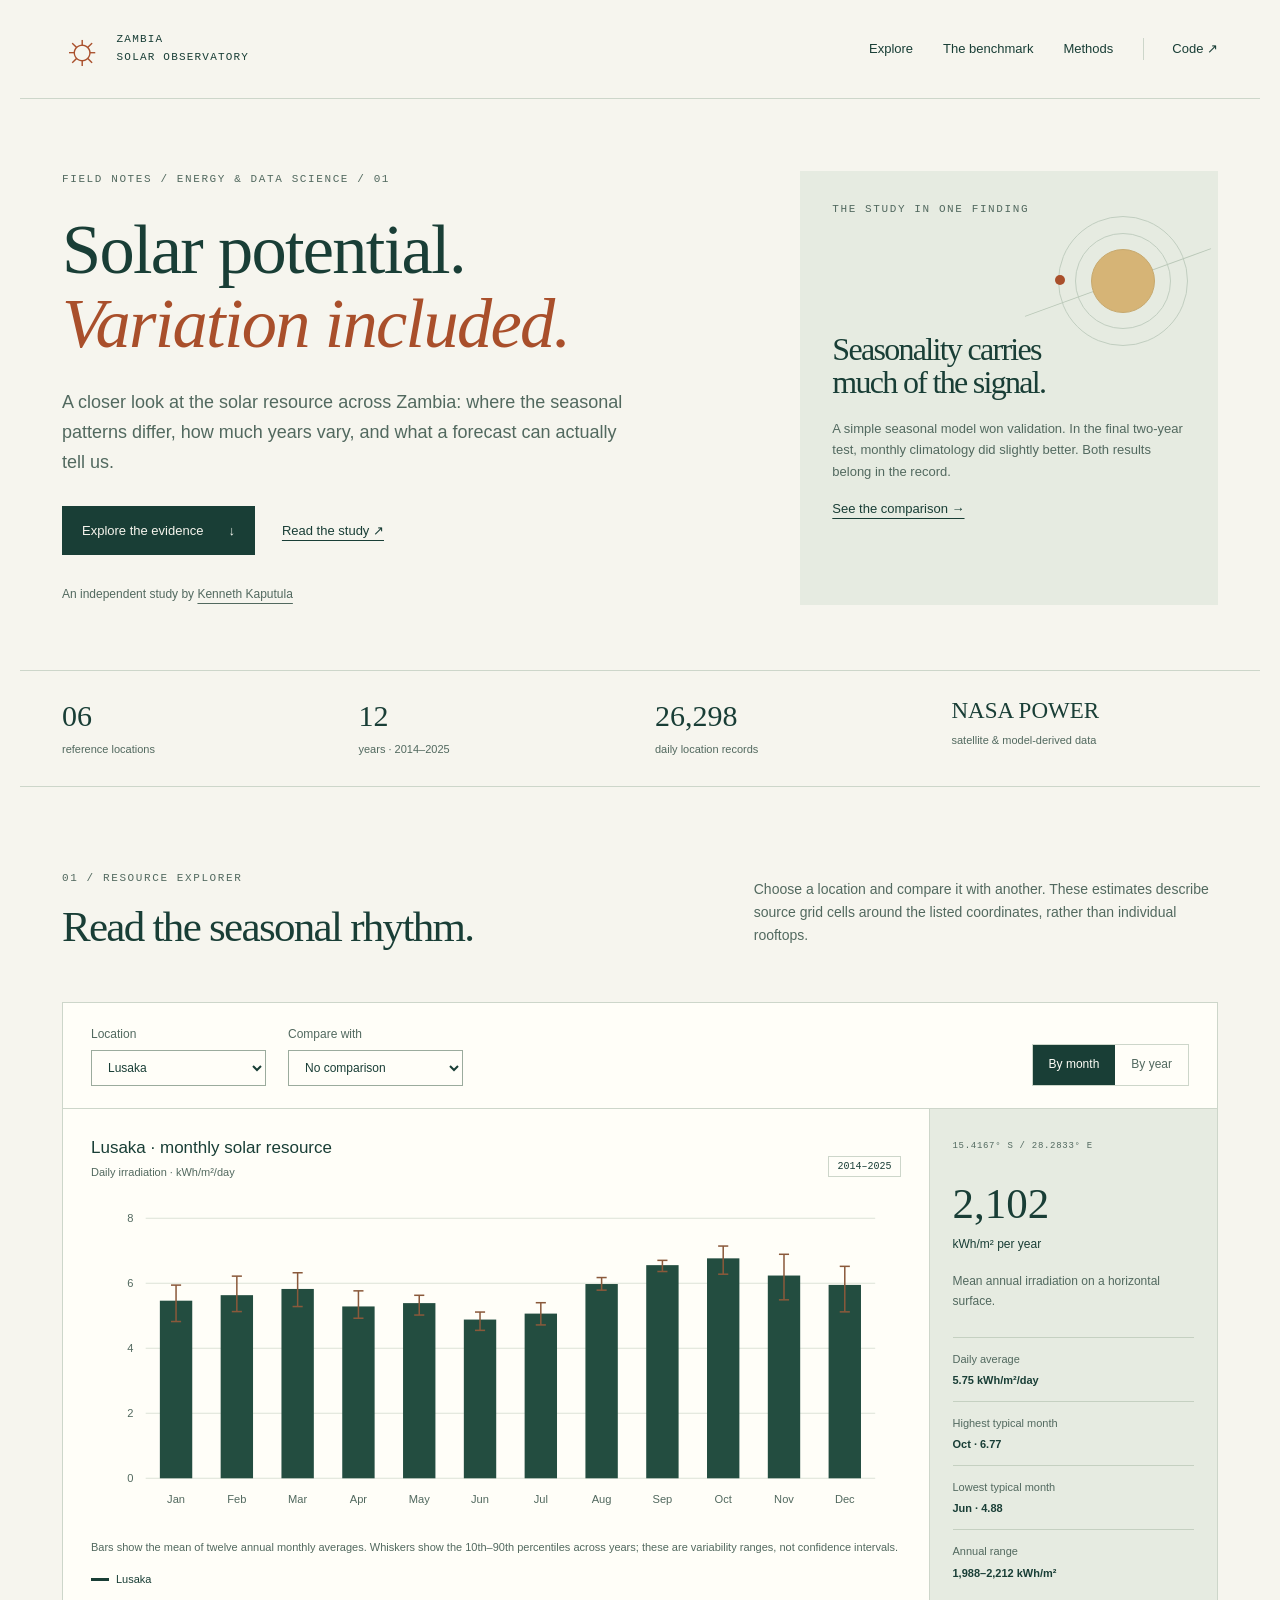
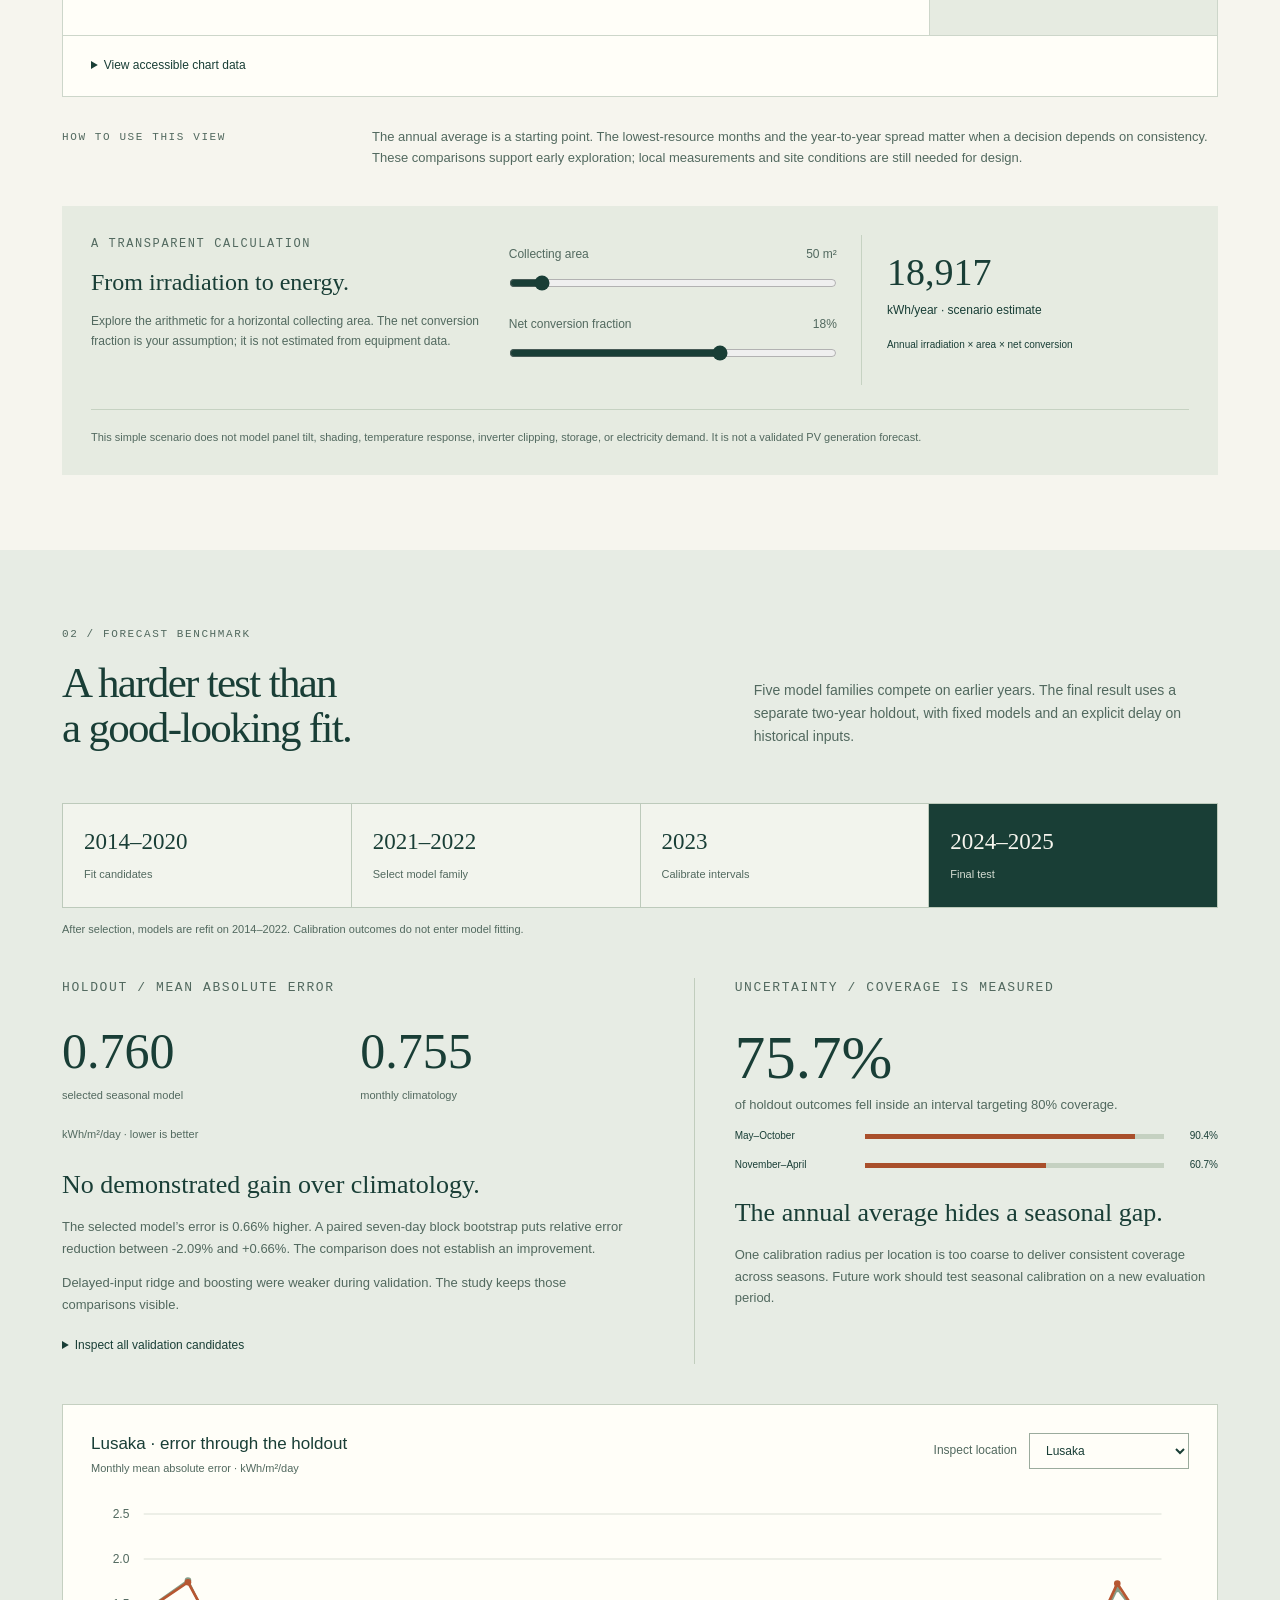
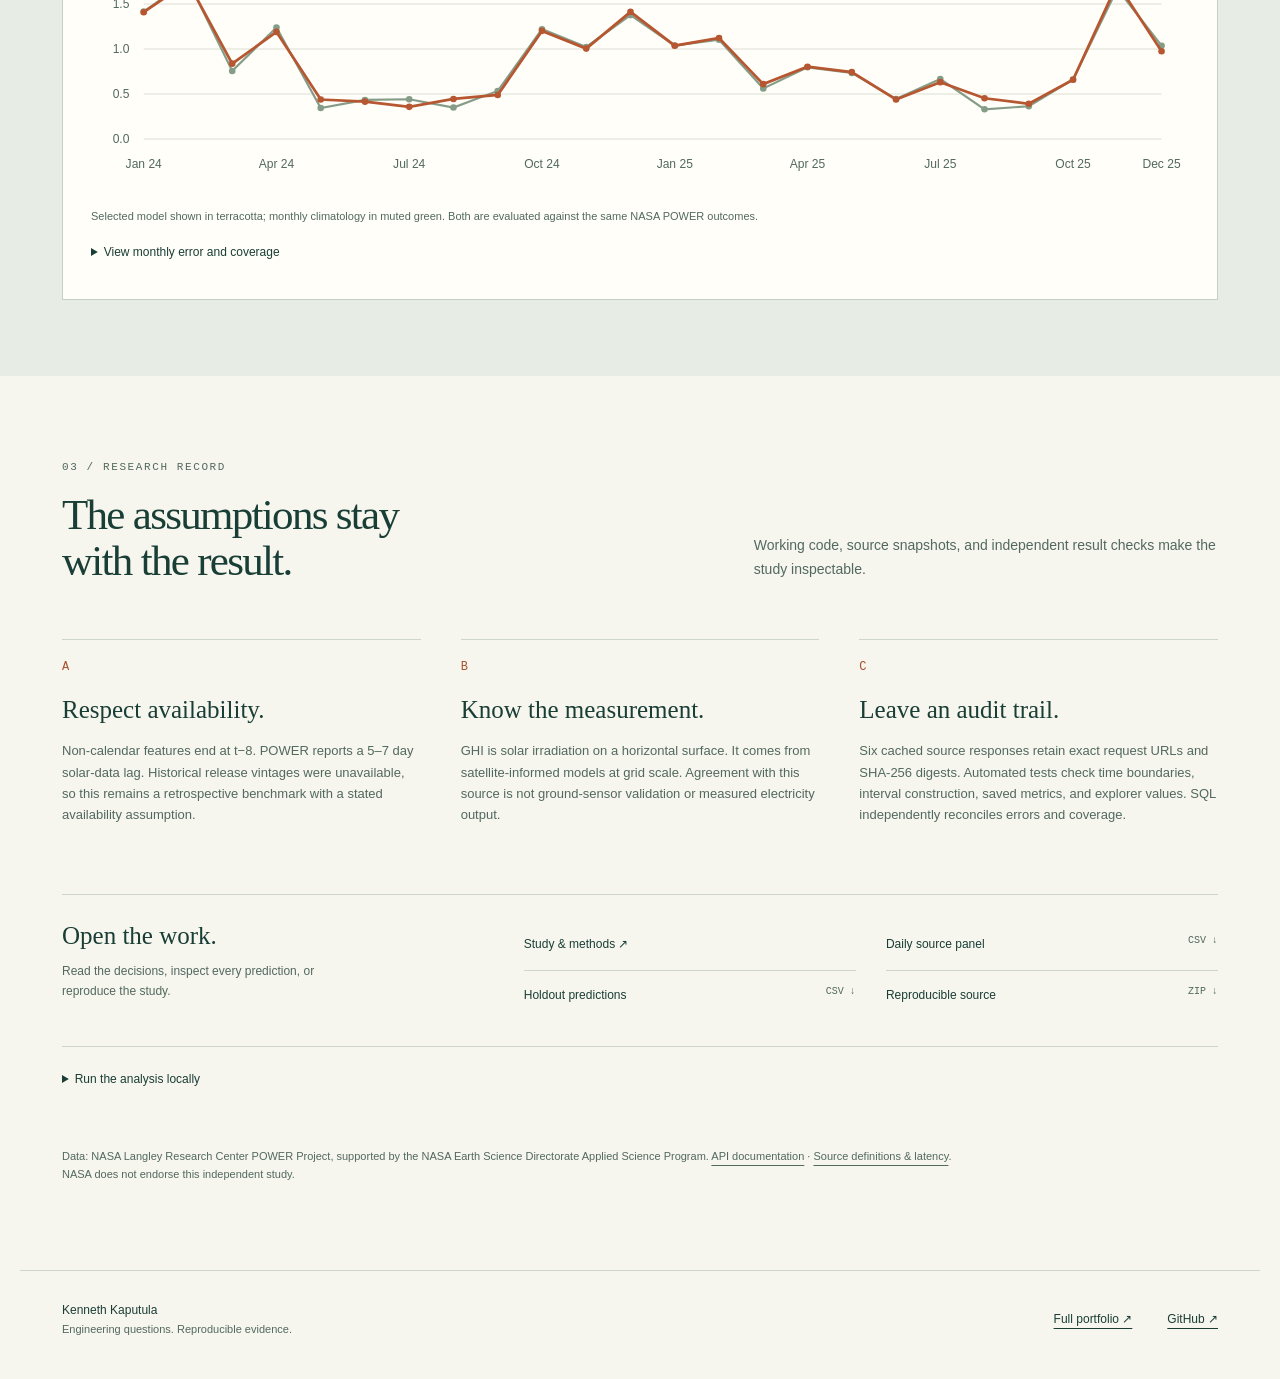
<file: docs/index.html>
<!doctype html>
<html lang="en">
  <head>
    <meta charset="utf-8" />
    <meta name="viewport" content="width=device-width,initial-scale=1" />
    <title>Zambia Solar Resource Observatory · Kenneth Kaputula</title>
    <meta
      name="description"
      content="Explore twelve years of solar resource estimates across six Zambian locations. A reproducible study of seasonality, forecast error, and uncertainty."
    />
    <meta property="og:title" content="Zambia Solar Resource Observatory" />
    <meta
      property="og:description"
      content="Six locations. Twelve years. The resource, the variation, and the limits of a forecast."
    />
    <meta property="og:type" content="website" />
    <meta property="og:url" content="https://governorkaputula.github.io/zambia-solar-resource/" />
    <meta property="og:image" content="https://governorkaputula.github.io/zambia-solar-resource/reports/seasonality.png" />
    <link rel="canonical" href="https://governorkaputula.github.io/zambia-solar-resource/" />
    <link rel="icon" href="favicon.svg" type="image/svg+xml" />
    <link rel="stylesheet" href="styles.css" />
    <script defer src="app.js"></script>
  </head>
  <body>
    <a class="skip" href="#main">Skip to content</a>
    <header class="wrap masthead">
      <a class="brand" href="#"
        ><span class="sun" aria-hidden="true">☼</span
        ><span>ZAMBIA<br /><b>SOLAR OBSERVATORY</b></span></a
      >
      <nav aria-label="Main navigation">
        <a href="#explore">Explore</a><a href="#benchmark">The benchmark</a
        ><a href="#methods">Methods</a
        ><a
          class="nav-code"
          href="https://github.com/GovernorKaputula/zambia-solar-resource"
          >Code ↗</a
        >
      </nav>
    </header>
    <main id="main">
      <section class="wrap hero">
        <div>
          <p class="eyebrow">Field notes / Energy & data science / 01</p>
          <h1>Solar potential.<br /><em>Variation included.</em></h1>
          <p class="lead">
            A closer look at the solar resource across Zambia: where the
            seasonal patterns differ, how much years vary, and what a forecast
            can actually tell us.
          </p>
          <div class="hero-actions">
            <a class="button" href="#explore"
              >Explore the evidence <span aria-hidden="true">↓</span></a
            ><a
              class="text-link"
              href="https://github.com/GovernorKaputula/zambia-solar-resource/blob/main/reports/study.md"
              >Read the study ↗</a
            >
          </div>
          <p class="byline">
            An independent study by
            <a href="https://governorkaputula.github.io/data-science-portfolio/"
              >Kenneth Kaputula</a
            >
          </p>
        </div>
        <aside class="hero-note">
          <p class="eyebrow">The study in one finding</p>
          <div class="orbit" aria-hidden="true">
            <span></span><i></i><b></b>
          </div>
          <h2>Seasonality carries<br />much of the signal.</h2>
          <p>
            A simple seasonal model won validation. In the final two-year test,
            monthly climatology did slightly better. Both results belong in the
            record.
          </p>
          <a class="text-link" href="#benchmark">See the comparison →</a>
        </aside>
      </section>
      <div class="wrap stat-strip">
        <div><strong>06</strong><span>reference locations</span></div>
        <div><strong>12</strong><span>years · 2014–2025</span></div>
        <div><strong>26,298</strong><span>daily location records</span></div>
        <div>
          <strong>NASA POWER</strong><span>satellite & model-derived data</span>
        </div>
      </div>
      <section
        class="wrap section"
        id="explore"
        aria-labelledby="explore-title"
      >
        <div class="section-head">
          <div>
            <p class="eyebrow">01 / Resource explorer</p>
            <h2 id="explore-title">Read the seasonal rhythm.</h2>
          </div>
          <p>
            Choose a location and compare it with another. These estimates
            describe source grid cells around the listed coordinates, rather
            than individual rooftops.
          </p>
        </div>
        <div class="explorer">
          <div class="controls">
            <label
              >Location<select id="location">
                <option value="Lusaka">Lusaka</option><option value="Livingstone">Livingstone</option><option value="Ndola">Ndola</option><option value="Chipata">Chipata</option><option value="Kasama">Kasama</option><option value="Mongu">Mongu</option>
              </select></label
            ><label
              >Compare with<select id="compare">
                <option value="">No comparison</option>
                <option value="Lusaka">Lusaka</option><option value="Livingstone">Livingstone</option><option value="Ndola">Ndola</option><option value="Chipata">Chipata</option><option value="Kasama">Kasama</option><option value="Mongu">Mongu</option>
              </select></label
            >
            <div
              class="view-control"
              role="group"
              aria-label="Chart time scale"
            >
              <button data-view="monthly" aria-pressed="true">By month</button
              ><button data-view="annual" aria-pressed="false">By year</button>
            </div>
          </div>
          <div class="explorer-main">
            <div class="chart-panel">
              <div class="chart-heading">
                <div>
                  <h3 id="chart-title">Lusaka · monthly solar resource</h3>
                  <p id="chart-subtitle">Daily irradiation · kWh/m²/day</p>
                </div>
                <span class="period-tag">2014–2025</span>
              </div>
              <svg
                id="resource-chart"
                viewBox="0 0 800 330"
                role="img"
                aria-labelledby="chart-title chart-description"
              ></svg>
              <p class="caption" id="chart-description">
                Bars show the mean of twelve annual monthly averages. Whiskers
                show the 10th–90th percentiles across years.
              </p>
              <div class="legend">
                <span
                  ><i class="primary-swatch"></i
                  ><span id="legend-location">Lusaka</span></span
                ><span id="comparison-legend" hidden
                  ><i class="compare-swatch"></i
                  ><span id="legend-compare"></span
                ></span>
              </div>
            </div>
            <aside class="resource-summary" aria-live="polite">
              <p class="eyebrow" id="coordinate">15.4167° S / 28.2833° E</p>
              <p class="resource-number">
                <strong id="annual-resource">—</strong
                ><span>kWh/m² per year</span>
              </p>
              <p>Mean annual irradiation on a horizontal surface.</p>
              <dl>
                <div>
                  <dt>Daily average</dt>
                  <dd id="daily-resource">—</dd>
                </div>
                <div>
                  <dt>Highest typical month</dt>
                  <dd id="peak-month">—</dd>
                </div>
                <div>
                  <dt>Lowest typical month</dt>
                  <dd id="low-month">—</dd>
                </div>
                <div>
                  <dt>Annual range</dt>
                  <dd id="annual-range">—</dd>
                </div>
              </dl>
            </aside>
          </div>
          <details class="data-details">
            <summary>View accessible chart data</summary>
            <div class="table-scroll">
              <table id="resource-table">
                <caption id="resource-caption">
                  Monthly solar resource
                </caption>
                <thead></thead>
                <tbody></tbody>
              </table>
            </div>
          </details>
        </div>
        <div class="interpretation">
          <span class="eyebrow">How to use this view</span>
          <p>
            The annual average is a starting point. The lowest-resource months
            and the year-to-year spread matter when a decision depends on
            consistency. These comparisons support early exploration; local
            measurements and site conditions are still needed for design.
          </p>
        </div>
        <div class="scenario">
          <div>
            <p class="eyebrow">A transparent calculation</p>
            <h3>From irradiation to energy.</h3>
            <p>
              Explore the arithmetic for a horizontal collecting area. The net
              conversion fraction is your assumption; it is not estimated from
              equipment data.
            </p>
          </div>
          <div class="scenario-inputs">
            <label for="area"
              >Collecting area <output id="area-label">50 m²</output></label
            ><input
              type="range"
              id="area"
              min="10"
              max="500"
              step="10"
              value="50"
            /><label for="efficiency"
              >Net conversion fraction
              <output id="efficiency-label">18%</output></label
            ><input
              type="range"
              id="efficiency"
              min="5"
              max="25"
              step="1"
              value="18"
            />
          </div>
          <div class="scenario-output" aria-live="polite">
            <strong id="energy-output">—</strong
            ><span>kWh/year · scenario estimate</span
            ><small>Annual irradiation × area × net conversion</small>
          </div>
          <p class="scenario-note">
            This simple scenario does not model panel tilt, shading, temperature
            response, inverter clipping, storage, or electricity demand. It is
            not a validated PV generation forecast.
          </p>
        </div>
      </section>
      <section
        class="benchmark"
        id="benchmark"
        aria-labelledby="benchmark-title"
      >
        <div class="wrap">
          <div class="section-head">
            <div>
              <p class="eyebrow">02 / Forecast benchmark</p>
              <h2 id="benchmark-title">
                A harder test than<br />a good-looking fit.
              </h2>
            </div>
            <p>
              Five model families compete on earlier years. The final result
              uses a separate two-year holdout, with fixed models and an
              explicit delay on historical inputs.
            </p>
          </div>
          <div class="timeline" aria-label="Evaluation chronology">
            <div><strong>2014–2020</strong><span>Fit candidates</span></div>
            <div>
              <strong>2021–2022</strong><span>Select model family</span>
            </div>
            <div><strong>2023</strong><span>Calibrate intervals</span></div>
            <div><strong>2024–2025</strong><span>Final test</span></div>
          </div>
          <p class="small-note">
            After selection, models are refit on 2014–2022. Calibration outcomes
            do not enter model fitting.
          </p>
          <div class="benchmark-grid">
            <div class="finding">
              <p class="eyebrow">Holdout / Mean absolute error</p>
              <div class="metric-pair">
                <div>
                  <strong>0.760</strong
                  ><span>selected seasonal model</span>
                </div>
                <div>
                  <strong>0.755</strong
                  ><span>monthly climatology</span>
                </div>
              </div>
              <p class="unit">kWh/m²/day · lower is better</p>
              <h3>No demonstrated gain over climatology.</h3>
              <p>
                The selected model’s error is 0.66% higher. A paired
                seven-day block bootstrap puts relative error reduction between
                -2.09% and +0.66%. The comparison does not establish an
                improvement.
              </p>
              <p>
                Delayed-input ridge and boosting were weaker during validation.
                The study keeps those comparisons visible.
              </p>
              <details>
                <summary>Inspect all validation candidates</summary>
                <div class="table-scroll">
                  <table>
                    <caption>
                      2021–2022 MAE · kWh/m²/day
                    </caption>
                    <thead>
                      <tr>
                        <th scope="col">Candidate</th>
                        <th scope="col">MAE</th>
                      </tr>
                    </thead>
                    <tbody>
                      <tr><th scope="row">seasonal harmonics</th><td>0.7332</td></tr><tr><th scope="row">monthly climatology</th><td>0.7342</td></tr><tr><th scope="row">delayed ridge</th><td>0.7376</td></tr><tr><th scope="row">boosting 7</th><td>0.7478</td></tr><tr><th scope="row">boosting 15</th><td>0.7574</td></tr>
                    </tbody>
                  </table>
                </div>
              </details>
            </div>
            <div class="finding coverage">
              <p class="eyebrow">Uncertainty / Coverage is measured</p>
              <strong class="coverage-number">75.7%</strong>
              <p>
                of holdout outcomes fell inside an interval targeting 80%
                coverage.
              </p>
              <div class="coverage-row">
                <span>May–October</span>
                <div class="meter">
                  <i style="width: 90.4%"></i>
                </div>
                <b>90.4%</b>
              </div>
              <div class="coverage-row">
                <span>November–April</span>
                <div class="meter">
                  <i style="width: 60.7%"></i>
                </div>
                <b>60.7%</b>
              </div>
              <h3>The annual average hides a seasonal gap.</h3>
              <p>
                One calibration radius per location is too coarse to deliver
                consistent coverage across seasons. Future work should test
                seasonal calibration on a new evaluation period.
              </p>
            </div>
          </div>
          <div class="holdout-panel">
            <div class="chart-heading">
              <div>
                <h3 id="holdout-title">Lusaka · error through the holdout</h3>
                <p>Monthly mean absolute error · kWh/m²/day</p>
              </div>
              <label
                >Inspect location<select id="holdout-location">
                  <option value="Lusaka">Lusaka</option><option value="Livingstone">Livingstone</option><option value="Ndola">Ndola</option><option value="Chipata">Chipata</option><option value="Kasama">Kasama</option><option value="Mongu">Mongu</option>
                </select></label
              >
            </div>
            <svg
              id="holdout-chart"
              viewBox="0 0 1000 280"
              role="img"
              aria-labelledby="holdout-title holdout-description"
            ></svg>
            <p class="caption" id="holdout-description">
              Selected model shown in terracotta; monthly climatology in muted
              green. Both are evaluated against the same NASA POWER outcomes.
            </p>
            <details>
              <summary>View monthly error and coverage</summary>
              <div class="table-scroll">
                <table id="holdout-table">
                  <caption>
                    Held-out monthly evaluation
                  </caption>
                  <thead>
                    <tr>
                      <th scope="col">Month</th>
                      <th scope="col">Model MAE</th>
                      <th scope="col">Climatology MAE</th>
                      <th scope="col">Coverage</th>
                    </tr>
                  </thead>
                  <tbody></tbody>
                </table>
              </div>
            </details>
          </div>
        </div>
      </section>
      <section
        class="wrap section"
        id="methods"
        aria-labelledby="methods-title"
      >
        <div class="section-head">
          <div>
            <p class="eyebrow">03 / Research record</p>
            <h2 id="methods-title">
              The assumptions stay<br />with the result.
            </h2>
          </div>
          <p>
            Working code, source snapshots, and independent result checks make
            the study inspectable.
          </p>
        </div>
        <div class="methods-grid">
          <article>
            <span class="method-index">A</span>
            <h3>Respect availability.</h3>
            <p>
              Non-calendar features end at t−8. POWER reports a 5–7 day
              solar-data lag. Historical release vintages were unavailable, so
              this remains a retrospective benchmark with a stated availability
              assumption.
            </p>
          </article>
          <article>
            <span class="method-index">B</span>
            <h3>Know the measurement.</h3>
            <p>
              GHI is solar irradiation on a horizontal surface. It comes from
              satellite-informed models at grid scale. Agreement with this
              source is not ground-sensor validation or measured electricity
              output.
            </p>
          </article>
          <article>
            <span class="method-index">C</span>
            <h3>Leave an audit trail.</h3>
            <p>
              Six cached source responses retain exact request URLs and SHA-256
              digests. Automated tests check time boundaries, interval
              construction, saved metrics, and explorer values. SQL
              independently reconciles errors and coverage.
            </p>
          </article>
        </div>
        <div class="downloads">
          <div>
            <h3>Open the work.</h3>
            <p>
              Read the decisions, inspect every prediction, or reproduce the
              study.
            </p>
          </div>
          <a
            href="https://github.com/GovernorKaputula/zambia-solar-resource/blob/main/reports/study.md"
            >Study & methods ↗</a
          ><a href="data/daily.csv" download
            >Daily source panel <span>CSV ↓</span></a
          ><a href="reports/holdout_predictions.csv" download
            >Holdout predictions <span>CSV ↓</span></a
          ><a href="downloads/source.zip" download
            >Reproducible source <span>ZIP ↓</span></a
          >
        </div>
        <details class="reproduce">
          <summary>Run the analysis locally</summary>
          <pre><code>python -m venv .venv
# Activate the environment, then:
python -m pip install -r requirements.txt
python -m src.analysis
python -m unittest discover -s tests -v
python scripts/sql_audit.py
python build.py</code></pre>
          <p>
            Python 3.12. Committed source snapshots make the standard run
            independent of the live API. The acquisition script is available for
            an explicit refresh.
          </p>
        </details>
        <p class="attribution">
          Data: NASA Langley Research Center POWER Project, supported by the
          NASA Earth Science Directorate Applied Science Program.
          <a
            href="https://power.larc.nasa.gov/docs/services/api/temporal/daily/"
            >API documentation</a
          >
          ·
          <a href="https://power.larc.nasa.gov/docs/faqs/data/"
            >Source definitions & latency</a
          >. NASA does not endorse this independent study.
        </p>
      </section>
    </main>
    <footer class="wrap footer">
      <div>
        <strong>Kenneth Kaputula</strong>
        <p>Engineering questions. Reproducible evidence.</p>
      </div>
      <a href="https://governorkaputula.github.io/data-science-portfolio/"
        >Full portfolio ↗</a
      ><a href="https://github.com/GovernorKaputula/zambia-solar-resource"
        >GitHub ↗</a
      >
    </footer>
    <script type="application/json" id="study-data">
      {"summary": {"period": {"start": "2014-01-01", "end": "2025-12-31"}, "rows": 26298, "locations": 6, "unit": "kWh/m²/day", "input_delay_days": 8, "selected_model": "seasonal_harmonics", "validation_leaderboard": {"seasonal_harmonics": 0.7332075313874625, "monthly_climatology": 0.7342224629510249, "delayed_ridge": 0.737595638300319, "boosting_7": 0.7477585715584357, "boosting_15": 0.757440702739363}, "split": {"initial_fit": "2014-2020", "validation": "2021-2022", "refit": "2014-2022", "calibration": "2023", "holdout": "2024-2025"}, "test_rows": 4386, "test": {"mae": 0.7604263563197173, "rmse": 1.0447641921734898, "bias": 0.015228809341936841}, "baseline": {"mae": 0.7554392314073263, "rmse": 1.0390662933735455, "bias": 0.01474627241423582}, "persistence": {"mae": 0.9966341997264021, "rmse": 1.3915152769015628, "bias": 0.005958185134518922}, "skill_pct": -0.6601622877197455, "skill_95_block_interval": [-2.094145750824091, 0.6598191431951038], "nominal_coverage": 0.8, "coverage": 0.7567259461924305, "mean_interval_width": 2.1536060486980118, "cities": [{"city": "Chipata", "rows": 731, "model": {"mae": 0.805956139948831, "rmse": 1.053579408670161, "bias": 0.06745996475986021}, "baseline": {"mae": 0.7984886722352742, "rmse": 1.0507347048336542, "bias": 0.06732010325918229}, "interval_radius": 1.0366275303156147, "coverage": 0.7441860465116279}, {"city": "Kasama", "rows": 731, "model": {"mae": 0.6966881887211603, "rmse": 0.9637888357527082, "bias": 0.10272650628858575}, "baseline": {"mae": 0.6953186530434015, "rmse": 0.9614237766188979, "bias": 0.1012238521260635}, "interval_radius": 0.9252523216599098, "coverage": 0.7414500683994528}, {"city": "Livingstone", "rows": 731, "model": {"mae": 0.7504250564221039, "rmse": 1.0545150300289634, "bias": 0.003585882939113329}, "baseline": {"mae": 0.740059113798837, "rmse": 1.0467521593464302, "bias": 0.002999848527873647}, "interval_radius": 1.2183908025596022, "coverage": 0.7934336525307798}, {"city": "Lusaka", "rows": 731, "model": {"mae": 0.852780247401993, "rmse": 1.163261055438924, "bias": -0.04967790802433661}, "baseline": {"mae": 0.8427222705963773, "rmse": 1.151175675198622, "bias": -0.049964165186148206}, "interval_radius": 1.1383317249292624, "coverage": 0.7441860465116279}, {"city": "Mongu", "rows": 731, "model": {"mae": 0.7381721037613135, "rmse": 1.0365481300872876, "bias": -0.022273965466951515}, "baseline": {"mae": 0.7342842224404101, "rmse": 1.0298114617670926, "bias": -0.022810458224907834}, "interval_radius": 1.0679947162504835, "coverage": 0.7455540355677155}, {"city": "Ndola", "rows": 731, "model": {"mae": 0.7185364016629029, "rmse": 0.9852230993774487, "bias": -0.010447624444650102}, "baseline": {"mae": 0.7217624563296567, "rmse": 0.9839544242026294, "bias": -0.010291546016648447}, "interval_radius": 1.0742210503791636, "coverage": 0.771545827633379}], "seasons": [{"season": "May-Oct", "rows": 2208, "model": {"mae": 0.5072803033747945, "rmse": 0.7376152935428159, "bias": 0.003145328414860994}, "baseline": {"mae": 0.5069549643525012, "rmse": 0.7459753186112709, "bias": 0.01895712057165866}, "coverage": 0.9039855072463768}, {"season": "Nov-Apr", "rows": 2178, "model": {"mae": 1.0170592694980414, "rmse": 1.2831713946500882, "bias": 0.02747872940023962}, "baseline": {"mae": 1.0073461467686913, "rmse": 1.2688753597021358, "bias": 0.010477423593487602}, "coverage": 0.6074380165289256}]}, "cities": [{"name": "Lusaka", "latitude": -15.4167, "longitude": 28.2833, "monthly": [{"month": 1, "mean": 5.464055645161291, "p10": 4.82303, "p90": 5.943337096774194}, {"month": 2, "mean": 5.633983548850575, "p10": 5.1289625, "p90": 6.219451785714286}, {"month": 3, "mean": 5.825456989247312, "p10": 5.283852580645162, "p90": 6.323671935483871}, {"month": 4, "mean": 5.287095277777778, "p10": 4.9242870000000005, "p90": 5.7667823333333335}, {"month": 5, "mean": 5.389535215053763, "p10": 5.022275161290322, "p90": 5.630308709677419}, {"month": 6, "mean": 4.883598888888889, "p10": 4.551556, "p90": 5.114637}, {"month": 7, "mean": 5.066944086021505, "p10": 4.718319032258065, "p90": 5.401881290322581}, {"month": 8, "mean": 5.9767811827956985, "p10": 5.78771870967742, "p90": 6.175866451612904}, {"month": 9, "mean": 6.557532222222221, "p10": 6.361795666666667, "p90": 6.705126666666667}, {"month": 10, "mean": 6.76672634408602, "p10": 6.278827741935483, "p90": 7.144873548387096}, {"month": 11, "mean": 6.238008055555556, "p10": 5.490539, "p90": 6.891868}, {"month": 12, "mean": 5.949913172043011, "p10": 5.120689032258065, "p90": 6.520822580645161}], "annual_mean": 2101.9177916666667, "daily_mean": 5.754737280401551, "annual_min": 1988.4336, "annual_max": 2212.2938, "years": [{"year": 2014, "total": 2107.5548}, {"year": 2015, "total": 2153.8559}, {"year": 2016, "total": 2120.006}, {"year": 2017, "total": 1988.4336}, {"year": 2018, "total": 2118.5294}, {"year": 2019, "total": 2193.7637}, {"year": 2020, "total": 2081.3878}, {"year": 2021, "total": 2095.0273}, {"year": 2022, "total": 2028.3322}, {"year": 2023, "total": 2100.3711}, {"year": 2024, "total": 2212.2938}, {"year": 2025, "total": 2023.4579}], "holdout": [{"month": "2024-01", "actual": 5.696519354838709, "prediction": 5.545479668710251, "mae": 1.4091417946148568, "baseline_mae": 1.4152480658013105, "coverage": 0.3225806451612903}, {"month": "2024-02", "actual": 7.228134482758621, "prediction": 5.561139025211475, "mae": 1.7420582110322589, "baseline_mae": 1.7610624898180829, "coverage": 0.20689655172413793}, {"month": "2024-03", "actual": 6.332132258064516, "prediction": 5.605118758840529, "mae": 0.8373409400131163, "baseline_mae": 0.7561746444675689, "coverage": 0.7096774193548387}, {"month": "2024-04", "actual": 5.337723333333334, "prediction": 5.484588456470827, "mae": 1.1902989765711351, "baseline_mae": 1.238549802469136, "coverage": 0.6333333333333333}, {"month": "2024-05", "actual": 5.556687096774195, "prediction": 5.189683123029381, "mae": 0.4390689615230373, "baseline_mae": 0.3446564342698577, "coverage": 1.0}, {"month": "2024-06", "actual": 4.908686666666667, "prediction": 4.946690282229279, "mae": 0.415634248705193, "baseline_mae": 0.4345159259259258, "coverage": 1.0}, {"month": "2024-07", "actual": 5.406506451612902, "prediction": 5.124350207015738, "mae": 0.35772913756533675, "baseline_mae": 0.44184588969823085, "coverage": 1.0}, {"month": "2024-08", "actual": 6.176596774193547, "prediction": 5.839190947837652, "mae": 0.44540233575877136, "baseline_mae": 0.3504186958029827, "coverage": 1.0}, {"month": "2024-09", "actual": 6.6842299999999994, "prediction": 6.610730184560547, "mae": 0.4893931678765633, "baseline_mae": 0.5343719506172842, "coverage": 0.9333333333333333}, {"month": "2024-10", "actual": 6.392332258064516, "prediction": 6.821690426235738, "mae": 1.2016385394239035, "baseline_mae": 1.220134824835241, "coverage": 0.6129032258064516}, {"month": "2024-11", "actual": 6.0032733333333335, "prediction": 6.39242546245553, "mae": 1.0044813882030954, "baseline_mae": 1.0231021234567903, "coverage": 0.8333333333333334}, {"month": "2024-12", "actual": 6.847629032258063, "prediction": 5.817112910454539, "mae": 1.4125798369834877, "baseline_mae": 1.3764644236327894, "coverage": 0.3870967741935484}, {"month": "2025-01", "actual": 5.241041935483871, "prediction": 5.545479668710251, "mae": 1.0367260276743901, "baseline_mae": 1.0384153450713276, "coverage": 0.5806451612903226}, {"month": "2025-02", "actual": 5.244567857142859, "prediction": 5.5598274688786775, "mae": 1.1224219704396419, "baseline_mae": 1.1034440382452195, "coverage": 0.6428571428571429}, {"month": "2025-03", "actual": 6.056532258064517, "prediction": 5.605654230899463, "mae": 0.609876198761223, "baseline_mae": 0.5626605272285814, "coverage": 0.7741935483870968}, {"month": "2025-04", "actual": 5.0085299999999995, "prediction": 5.491863266139002, "mae": 0.8033252959536715, "baseline_mae": 0.796779950617284, "coverage": 0.7666666666666667}, {"month": "2025-05", "actual": 5.0175322580645165, "prediction": 5.200376569559911, "mae": 0.7435497007182339, "baseline_mae": 0.7348587929240373, "coverage": 0.8387096774193549}, {"month": "2025-06", "actual": 4.773086666666667, "prediction": 4.949882879462462, "mae": 0.4400395044442966, "baseline_mae": 0.4440106172839505, "coverage": 0.9333333333333333}, {"month": "2025-07", "actual": 4.910819354838709, "prediction": 5.1093583159439975, "mae": 0.6322020242301392, "baseline_mae": 0.6659481096080471, "coverage": 0.8709677419354839}, {"month": "2025-08", "actual": 6.264183870967741, "prediction": 5.811247374794993, "mae": 0.45293649617274906, "baseline_mae": 0.3304895248005546, "coverage": 1.0}, {"month": "2025-09", "actual": 6.604246666666667, "prediction": 6.591739459172108, "mae": 0.39148422493815704, "baseline_mae": 0.36433567901234576, "coverage": 0.9333333333333333}, {"month": "2025-10", "actual": 6.914129032258065, "prediction": 6.82647906553226, "mae": 0.6586223867803522, "baseline_mae": 0.660802613018846, "coverage": 0.9032258064516129}, {"month": "2025-11", "actual": 5.374176666666667, "prediction": 6.412255085095485, "mae": 1.7270362174807241, "baseline_mae": 1.6677665185185184, "coverage": 0.4}, {"month": "2025-12", "actual": 5.0734645161290315, "prediction": 5.832446348787466, "mae": 0.9755748724715743, "baseline_mae": 1.0360678344317262, "coverage": 0.5483870967741935}], "evaluation": {"city": "Lusaka", "rows": 731, "model": {"mae": 0.852780247401993, "rmse": 1.163261055438924, "bias": -0.04967790802433661}, "baseline": {"mae": 0.8427222705963773, "rmse": 1.151175675198622, "bias": -0.049964165186148206}, "interval_radius": 1.1383317249292624, "coverage": 0.7441860465116279}}, {"name": "Livingstone", "latitude": -17.8419, "longitude": 25.8543, "monthly": [{"month": 1, "mean": 5.895844086021505, "p10": 5.096554838709677, "p90": 6.574258064516129}, {"month": 2, "mean": 6.129598091133005, "p10": 5.6324974999999995, "p90": 7.041305714285714}, {"month": 3, "mean": 6.044460483870967, "p10": 5.448284193548386, "p90": 6.542326774193548}, {"month": 4, "mean": 5.581034444444444, "p10": 5.1576216666666665, "p90": 6.002919333333333}, {"month": 5, "mean": 5.410763978494624, "p10": 5.242833225806452, "p90": 5.541667741935484}, {"month": 6, "mean": 4.9312325, "p10": 4.790483666666667, "p90": 5.113636666666667}, {"month": 7, "mean": 5.13424811827957, "p10": 4.755161612903226, "p90": 5.326159032258065}, {"month": 8, "mean": 5.938630107526881, "p10": 5.722677419354839, "p90": 6.105517741935484}, {"month": 9, "mean": 6.560723055555556, "p10": 6.458253666666667, "p90": 6.669653333333334}, {"month": 10, "mean": 6.774768279569892, "p10": 6.359648387096774, "p90": 7.1108380645161295}, {"month": 11, "mean": 6.330826666666668, "p10": 5.961534333333334, "p90": 6.805304333333333}, {"month": 12, "mean": 6.217664516129034, "p10": 5.679741612903226, "p90": 6.744127096774195}], "annual_mean": 2159.262108333334, "daily_mean": 5.911737462924937, "annual_min": 2066.6684, "annual_max": 2261.9972, "years": [{"year": 2014, "total": 2124.1625}, {"year": 2015, "total": 2249.1739000000002}, {"year": 2016, "total": 2175.669}, {"year": 2017, "total": 2066.6684}, {"year": 2018, "total": 2181.2707}, {"year": 2019, "total": 2261.9972}, {"year": 2020, "total": 2116.3017}, {"year": 2021, "total": 2144.633}, {"year": 2022, "total": 2122.5991}, {"year": 2023, "total": 2148.5868}, {"year": 2024, "total": 2232.3067}, {"year": 2025, "total": 2087.7763}], "holdout": [{"month": "2024-01", "actual": 6.168312903225806, "prediction": 6.049234353720522, "mae": 1.4576492710683582, "baseline_mae": 1.4649467549158202, "coverage": 0.4838709677419355}, {"month": "2024-02", "actual": 7.347810344827585, "prediction": 5.960368907358694, "mae": 1.5347142836670442, "baseline_mae": 1.5055016155308174, "coverage": 0.3103448275862069}, {"month": "2024-03", "actual": 6.386925806451613, "prediction": 5.879924323634175, "mae": 0.8784467187404383, "baseline_mae": 0.842975823794658, "coverage": 0.6774193548387096}, {"month": "2024-04", "actual": 5.550326666666666, "prediction": 5.699428993613467, "mae": 0.789903158861056, "baseline_mae": 0.7568352592592595, "coverage": 0.8}, {"month": "2024-05", "actual": 5.506896774193548, "prediction": 5.312639287887201, "mae": 0.3848627737146443, "baseline_mae": 0.36259905191351605, "coverage": 1.0}, {"month": "2024-06", "actual": 4.954646666666667, "prediction": 4.964710826210303, "mae": 0.305567678558103, "baseline_mae": 0.3211815308641979, "coverage": 1.0}, {"month": "2024-07", "actual": 5.332190322580646, "prediction": 5.148268903975626, "mae": 0.25595691460125036, "baseline_mae": 0.23347723436235351, "coverage": 1.0}, {"month": "2024-08", "actual": 6.069822580645162, "prediction": 5.912021893145248, "mae": 0.27655036776197756, "baseline_mae": 0.3259207075962539, "coverage": 0.967741935483871}, {"month": "2024-09", "actual": 6.503030000000001, "prediction": 6.616138500077864, "mae": 0.45532490727464164, "baseline_mae": 0.4157404444444444, "coverage": 0.9333333333333333}, {"month": "2024-10", "actual": 6.70791935483871, "prediction": 6.753354442052773, "mae": 0.9320932031893707, "baseline_mae": 0.8972063013065091, "coverage": 0.8064516129032258}, {"month": "2024-11", "actual": 6.201733333333332, "prediction": 6.476850111123599, "mae": 0.8848209053479532, "baseline_mae": 0.8983566419753086, "coverage": 0.6666666666666666}, {"month": "2024-12", "actual": 6.503032258064516, "prediction": 6.1974986406180586, "mae": 1.0923482494115848, "baseline_mae": 1.120667741935484, "coverage": 0.5806451612903226}, {"month": "2025-01", "actual": 5.478803225806452, "prediction": 6.049234353720522, "mae": 1.3544611442652015, "baseline_mae": 1.3143468320267326, "coverage": 0.41935483870967744}, {"month": "2025-02", "actual": 5.910207142857142, "prediction": 5.9616005165037, "mae": 0.8904337217746197, "baseline_mae": 0.9062736220472438, "coverage": 0.75}, {"month": "2025-03", "actual": 6.314122580645161, "prediction": 5.883273019115457, "mae": 0.5336380879419486, "baseline_mae": 0.48336445831888064, "coverage": 0.967741935483871}, {"month": "2025-04", "actual": 5.144779999999999, "prediction": 5.708635614663022, "mae": 0.7537234968461902, "baseline_mae": 0.7533190370370367, "coverage": 0.7666666666666667}, {"month": "2025-05", "actual": 5.235554838709676, "prediction": 5.32725057245141, "mae": 0.43864664347363486, "baseline_mae": 0.4501989131691526, "coverage": 1.0}, {"month": "2025-06", "actual": 4.87992, "prediction": 4.969990939440683, "mae": 0.33783173779308207, "baseline_mae": 0.3550172839506176, "coverage": 0.9666666666666667}, {"month": "2025-07", "actual": 5.093767741935483, "prediction": 5.1313711750084945, "mae": 0.34013628108587984, "baseline_mae": 0.34806795005202895, "coverage": 0.967741935483871}, {"month": "2025-08", "actual": 6.139809677419355, "prediction": 5.883955232554721, "mae": 0.3570605882765505, "baseline_mae": 0.332687200832466, "coverage": 1.0}, {"month": "2025-09", "actual": 6.525373333333333, "prediction": 6.600938220609889, "mae": 0.3296552539749671, "baseline_mae": 0.31832348148148154, "coverage": 0.9666666666666667}, {"month": "2025-10", "actual": 6.5662161290322585, "prediction": 6.757724718586934, "mae": 0.8366007884424459, "baseline_mae": 0.8364488264539252, "coverage": 0.8709677419354839}, {"month": "2025-11", "actual": 5.701233333333333, "prediction": 6.487777887684939, "mae": 1.3544914213650634, "baseline_mae": 1.266265061728395, "coverage": 0.5333333333333333}, {"month": "2025-12", "actual": 5.647574193548388, "prediction": 6.204398594827986, "mae": 1.2738812586038952, "baseline_mae": 1.2902161290322582, "coverage": 0.5806451612903226}], "evaluation": {"city": "Livingstone", "rows": 731, "model": {"mae": 0.7504250564221039, "rmse": 1.0545150300289634, "bias": 0.003585882939113329}, "baseline": {"mae": 0.740059113798837, "rmse": 1.0467521593464302, "bias": 0.002999848527873647}, "interval_radius": 1.2183908025596022, "coverage": 0.7934336525307798}}, {"name": "Ndola", "latitude": -12.9689, "longitude": 28.6366, "monthly": [{"month": 1, "mean": 5.118379032258065, "p10": 4.6735667741935485, "p90": 5.255735806451613}, {"month": 2, "mean": 5.265600995484401, "p10": 4.796978214285715, "p90": 5.598239876847291}, {"month": 3, "mean": 5.539635483870968, "p10": 5.211499677419355, "p90": 6.040547096774193}, {"month": 4, "mean": 5.469324444444443, "p10": 5.1211139999999995, "p90": 5.796026666666666}, {"month": 5, "mean": 5.591828763440859, "p10": 5.3229151612903225, "p90": 5.800103548387097}, {"month": 6, "mean": 5.392192222222222, "p10": 5.146661666666667, "p90": 5.604954}, {"month": 7, "mean": 5.504513440860215, "p10": 5.191111612903226, "p90": 5.733183870967742}, {"month": 8, "mean": 5.999246774193548, "p10": 5.787622258064516, "p90": 6.265572258064516}, {"month": 9, "mean": 6.556048888888888, "p10": 6.399317333333333, "p90": 6.748517333333334}, {"month": 10, "mean": 6.602261290322581, "p10": 6.272535806451613, "p90": 6.842861290322581}, {"month": 11, "mean": 6.098701388888888, "p10": 5.608313333333333, "p90": 6.514226333333333}, {"month": 12, "mean": 5.552725268817205, "p10": 4.964441612903227, "p90": 6.456996129032258}], "annual_mean": 2091.4995, "daily_mean": 5.726213552361396, "annual_min": 2008.9359, "annual_max": 2182.2005, "years": [{"year": 2014, "total": 2098.5449}, {"year": 2015, "total": 2112.1485}, {"year": 2016, "total": 2150.0121}, {"year": 2017, "total": 2048.63}, {"year": 2018, "total": 2107.7915}, {"year": 2019, "total": 2126.3015}, {"year": 2020, "total": 2081.3163}, {"year": 2021, "total": 2099.6865}, {"year": 2022, "total": 2008.9359}, {"year": 2023, "total": 2069.5116}, {"year": 2024, "total": 2182.2005}, {"year": 2025, "total": 2012.9147}], "holdout": [{"month": "2024-01", "actual": 5.244270967741936, "prediction": 5.153738452840084, "mae": 0.952156684041061, "baseline_mae": 0.955040444672921, "coverage": 0.6451612903225806}, {"month": "2024-02", "actual": 6.155168965517242, "prediction": 5.215029440848306, "mae": 1.2560336896493722, "baseline_mae": 1.2377508824327987, "coverage": 0.3448275862068966}, {"month": "2024-03", "actual": 5.936977419354839, "prediction": 5.435818707473136, "mae": 0.6550895070537329, "baseline_mae": 0.6074739623077815, "coverage": 0.8387096774193549}, {"month": "2024-04", "actual": 5.627276666666666, "prediction": 5.570428124639019, "mae": 0.7871633463494981, "baseline_mae": 0.8276228395061731, "coverage": 0.7}, {"month": "2024-05", "actual": 5.632964516129031, "prediction": 5.5422596473839425, "mae": 0.33811519067123963, "baseline_mae": 0.32993998150075154, "coverage": 1.0}, {"month": "2024-06", "actual": 5.43638, "prediction": 5.443028398405823, "mae": 0.29272140620339304, "baseline_mae": 0.29352711111111096, "coverage": 1.0}, {"month": "2024-07", "actual": 5.622706451612904, "prediction": 5.513379729895518, "mae": 0.2513087904500648, "baseline_mae": 0.28943374956642387, "coverage": 1.0}, {"month": "2024-08", "actual": 6.128329032258065, "prediction": 5.948750796777278, "mae": 0.3848895465386909, "baseline_mae": 0.3316887963926464, "coverage": 0.967741935483871}, {"month": "2024-09", "actual": 6.694253333333335, "prediction": 6.513572569895403, "mae": 0.5115381609346138, "baseline_mae": 0.48803204938271616, "coverage": 0.9}, {"month": "2024-10", "actual": 6.400003225806452, "prediction": 6.671300217614446, "mae": 0.8989521037867225, "baseline_mae": 0.9231932593363394, "coverage": 0.7419354838709677}, {"month": "2024-11", "actual": 6.17345, "prediction": 6.204216595978866, "mae": 0.5707214599689235, "baseline_mae": 0.6220030370370371, "coverage": 0.8666666666666667}, {"month": "2024-12", "actual": 6.510870967741936, "prediction": 5.515169949866216, "mae": 1.2549745604312248, "baseline_mae": 1.2742674297606666, "coverage": 0.45161290322580644}, {"month": "2025-01", "actual": 4.599625806451614, "prediction": 5.153738452840084, "mae": 1.0420193367417914, "baseline_mae": 1.0525967998971852, "coverage": 0.5806451612903226}, {"month": "2025-02", "actual": 4.949557142857143, "prediction": 5.211370597400981, "mae": 0.897435737320151, "baseline_mae": 0.8805070303712037, "coverage": 0.6428571428571429}, {"month": "2025-03", "actual": 5.58663870967742, "prediction": 5.429004005376022, "mae": 0.7215735986279346, "baseline_mae": 0.7182044860677537, "coverage": 0.7741935483870968}, {"month": "2025-04", "actual": 5.562253333333333, "prediction": 5.5686560538990655, "mae": 0.711719127540915, "baseline_mae": 0.7563274074074078, "coverage": 0.8}, {"month": "2025-05", "actual": 5.0602967741935485, "prediction": 5.545232948562907, "mae": 0.760785849409691, "baseline_mae": 0.7822079084287198, "coverage": 0.7741935483870968}, {"month": "2025-06", "actual": 5.1424933333333325, "prediction": 5.445187681953137, "mae": 0.4306976004639991, "baseline_mae": 0.4244591111111113, "coverage": 0.9666666666666667}, {"month": "2025-07", "actual": 5.461245161290324, "prediction": 5.505685079259612, "mae": 0.37667749474041734, "baseline_mae": 0.3977439704012025, "coverage": 0.967741935483871}, {"month": "2025-08", "actual": 6.269916129032259, "prediction": 5.929936856444111, "mae": 0.3903138321355411, "baseline_mae": 0.42206944155393683, "coverage": 1.0}, {"month": "2025-09", "actual": 6.516859999999999, "prediction": 6.498606147182855, "mae": 0.5117614206390456, "baseline_mae": 0.4566126913580248, "coverage": 0.9}, {"month": "2025-10", "actual": 6.777625806451614, "prediction": 6.676628186903952, "mae": 0.8250245714966895, "baseline_mae": 0.8449491501907737, "coverage": 0.6451612903225806}, {"month": "2025-11", "actual": 5.577973333333333, "prediction": 6.226557208688131, "mae": 1.4362581071686478, "baseline_mae": 1.3993137777777778, "coverage": 0.43333333333333335}, {"month": "2025-12", "actual": 4.642706451612903, "prediction": 5.5347173752099055, "mae": 1.022941936866002, "baseline_mae": 1.0396565036420393, "coverage": 0.5483870967741935}], "evaluation": {"city": "Ndola", "rows": 731, "model": {"mae": 0.7185364016629029, "rmse": 0.9852230993774487, "bias": -0.010447624444650102}, "baseline": {"mae": 0.7217624563296567, "rmse": 0.9839544242026294, "bias": -0.010291546016648447}, "interval_radius": 1.0742210503791636, "coverage": 0.771545827633379}}, {"name": "Chipata", "latitude": -13.6333, "longitude": 32.65, "monthly": [{"month": 1, "mean": 5.417705913978494, "p10": 4.9751070967741935, "p90": 6.071933548387097}, {"month": 2, "mean": 5.580720556239737, "p10": 5.365677598522167, "p90": 6.006288325123153}, {"month": 3, "mean": 5.739374462365592, "p10": 5.4127709677419364, "p90": 6.217479032258065}, {"month": 4, "mean": 5.415472500000001, "p10": 5.116601666666667, "p90": 5.623029}, {"month": 5, "mean": 5.381864247311828, "p10": 4.926200645161291, "p90": 5.583652580645162}, {"month": 6, "mean": 4.952361388888889, "p10": 4.773423, "p90": 5.23313}, {"month": 7, "mean": 5.051110215053764, "p10": 4.823085806451613, "p90": 5.386391290322581}, {"month": 8, "mean": 5.757455913978494, "p10": 5.498187741935483, "p90": 6.119813548387097}, {"month": 9, "mean": 6.454634444444444, "p10": 6.238367, "p90": 6.607397666666667}, {"month": 10, "mean": 6.725990322580646, "p10": 6.501268064516129, "p90": 7.003850967741935}, {"month": 11, "mean": 6.353298333333332, "p10": 5.9625606666666675, "p90": 6.876800666666667}, {"month": 12, "mean": 5.958189516129032, "p10": 5.35036129032258, "p90": 6.751946129032258}], "annual_mean": 2093.991008333334, "daily_mean": 5.733034930412959, "annual_min": 1986.3446, "annual_max": 2157.2454, "years": [{"year": 2014, "total": 2114.1371}, {"year": 2015, "total": 2157.2454}, {"year": 2016, "total": 2151.3108}, {"year": 2017, "total": 2070.2957}, {"year": 2018, "total": 2113.4174}, {"year": 2019, "total": 2123.8234}, {"year": 2020, "total": 2093.868}, {"year": 2021, "total": 2091.6689}, {"year": 2022, "total": 1986.3446}, {"year": 2023, "total": 2070.8986}, {"year": 2024, "total": 2136.867}, {"year": 2025, "total": 2018.0152}], "holdout": [{"month": "2024-01", "actual": 5.160164516129032, "prediction": 5.5526618485512165, "mae": 1.2388655858468973, "baseline_mae": 1.217888806066058, "coverage": 0.4838709677419355}, {"month": "2024-02", "actual": 6.300724137931034, "prediction": 5.542399955326443, "mae": 1.2677862725865578, "baseline_mae": 1.2669843741515068, "coverage": 0.41379310344827586}, {"month": "2024-03", "actual": 5.833935483870968, "prediction": 5.656412927543544, "mae": 0.5995823587015615, "baseline_mae": 0.6000088449531737, "coverage": 0.7419354838709677}, {"month": "2024-04", "actual": 5.5434, "prediction": 5.600723371027034, "mae": 0.7195361264457795, "baseline_mae": 0.7310823703703702, "coverage": 0.8333333333333334}, {"month": "2024-05", "actual": 5.426035483870969, "prediction": 5.292298881489875, "mae": 0.4803379223154373, "baseline_mae": 0.47606762631518107, "coverage": 0.967741935483871}, {"month": "2024-06", "actual": 4.914533333333334, "prediction": 4.978527861636219, "mae": 0.5124869505764228, "baseline_mae": 0.5386608641975308, "coverage": 0.8333333333333334}, {"month": "2024-07", "actual": 5.492699999999998, "prediction": 5.058680825217447, "mae": 0.6468464170577739, "baseline_mae": 0.714664238640305, "coverage": 0.9354838709677419}, {"month": "2024-08", "actual": 5.855525806451614, "prediction": 5.6835092666791205, "mae": 0.5854161224924918, "baseline_mae": 0.4249375303503295, "coverage": 0.9354838709677419}, {"month": "2024-09", "actual": 6.558903333333332, "prediction": 6.456655817100568, "mae": 0.7278745946930552, "baseline_mae": 0.7618666172839507, "coverage": 0.8666666666666667}, {"month": "2024-10", "actual": 6.138248387096773, "prediction": 6.79192700242954, "mae": 1.1637692832584368, "baseline_mae": 1.1691194242108913, "coverage": 0.6129032258064516}, {"month": "2024-11", "actual": 6.076093333333333, "prediction": 6.491111437161168, "mae": 0.8173311066823084, "baseline_mae": 0.7808202962962963, "coverage": 0.7}, {"month": "2024-12", "actual": 6.78236129032258, "prediction": 5.912669804266815, "mae": 1.1027886540790672, "baseline_mae": 1.1070109954908076, "coverage": 0.5483870967741935}, {"month": "2025-01", "actual": 4.949935483870967, "prediction": 5.5526618485512165, "mae": 1.1862444024595207, "baseline_mae": 1.1890327592854388, "coverage": 0.4838709677419355}, {"month": "2025-02", "actual": 5.402285714285713, "prediction": 5.5402634339734345, "mae": 0.967809739431878, "baseline_mae": 0.9523347862767155, "coverage": 0.5357142857142857}, {"month": "2025-03", "actual": 5.743483870967741, "prediction": 5.654063012800377, "mae": 0.6718429881109685, "baseline_mae": 0.6580142559833506, "coverage": 0.8387096774193549}, {"month": "2025-04", "actual": 5.048133333333333, "prediction": 5.6070266567654246, "mae": 0.6919594059154653, "baseline_mae": 0.5947662222222225, "coverage": 0.8}, {"month": "2025-05", "actual": 4.832374193548387, "prediction": 5.304571622930434, "mae": 0.6721861901082146, "baseline_mae": 0.7161372181755115, "coverage": 0.7419354838709677}, {"month": "2025-06", "actual": 4.768846666666667, "prediction": 4.984574456062204, "mae": 0.4809085653343274, "baseline_mae": 0.45925165432098775, "coverage": 0.9333333333333333}, {"month": "2025-07", "actual": 4.947554838709676, "prediction": 5.047068157864641, "mae": 0.6018657750427069, "baseline_mae": 0.640389212625737, "coverage": 0.8709677419354839}, {"month": "2025-08", "actual": 6.138709677419353, "prediction": 5.657522208179449, "mae": 0.6315289596541961, "baseline_mae": 0.6133431379350215, "coverage": 0.967741935483871}, {"month": "2025-09", "actual": 6.562893333333333, "prediction": 6.435441894649559, "mae": 0.3646012039821649, "baseline_mae": 0.3401685432098764, "coverage": 1.0}, {"month": "2025-10", "actual": 7.006293548387096, "prediction": 6.791622575966473, "mae": 0.5852111493861402, "baseline_mae": 0.5861277026245808, "coverage": 0.8709677419354839}, {"month": "2025-11", "actual": 5.72335, "prediction": 6.508438838481139, "mae": 1.4918102266702222, "baseline_mae": 1.4159107407407407, "coverage": 0.36666666666666664}, {"month": "2025-12", "actual": 5.209212903225806, "prediction": 5.930247740021309, "mae": 1.159134136147887, "baseline_mae": 1.2295640305237598, "coverage": 0.5483870967741935}], "evaluation": {"city": "Chipata", "rows": 731, "model": {"mae": 0.805956139948831, "rmse": 1.053579408670161, "bias": 0.06745996475986021}, "baseline": {"mae": 0.7984886722352742, "rmse": 1.0507347048336542, "bias": 0.06732010325918229}, "interval_radius": 1.0366275303156147, "coverage": 0.7441860465116279}}, {"name": "Kasama", "latitude": -10.2129, "longitude": 31.1808, "monthly": [{"month": 1, "mean": 4.94336370967742, "p10": 4.707122903225806, "p90": 5.277230322580645}, {"month": 2, "mean": 5.388675379720854, "p10": 4.830464778325123, "p90": 5.680794014778326}, {"month": 3, "mean": 5.509865860215054, "p10": 5.288215483870967, "p90": 5.8450648387096775}, {"month": 4, "mean": 5.392408611111111, "p10": 5.17052, "p90": 5.771238666666667}, {"month": 5, "mean": 5.673966666666668, "p10": 5.45001741935484, "p90": 5.901721612903226}, {"month": 6, "mean": 5.558583888888887, "p10": 5.378255666666667, "p90": 5.744805333333334}, {"month": 7, "mean": 5.631476612903225, "p10": 5.3994341935483865, "p90": 5.888062258064515}, {"month": 8, "mean": 6.173653494623655, "p10": 6.000629032258065, "p90": 6.359254193548387}, {"month": 9, "mean": 6.7051647222222215, "p10": 6.460812000000001, "p90": 6.919061999999999}, {"month": 10, "mean": 6.729841666666666, "p10": 6.435413548387097, "p90": 7.06147870967742}, {"month": 11, "mean": 6.31375638888889, "p10": 5.946487333333334, "p90": 6.687148333333333}, {"month": 12, "mean": 5.696738978494623, "p10": 5.11204064516129, "p90": 6.351532258064516}], "annual_mean": 2122.4511166666666, "daily_mean": 5.81095446041524, "annual_min": 2050.6545, "annual_max": 2175.3513, "years": [{"year": 2014, "total": 2119.115}, {"year": 2015, "total": 2151.4806}, {"year": 2016, "total": 2175.3513}, {"year": 2017, "total": 2124.7654}, {"year": 2018, "total": 2137.3883}, {"year": 2019, "total": 2146.3744}, {"year": 2020, "total": 2127.5684}, {"year": 2021, "total": 2134.8162}, {"year": 2022, "total": 2050.6545}, {"year": 2023, "total": 2114.4354}, {"year": 2024, "total": 2117.7922}, {"year": 2025, "total": 2069.6717}], "holdout": [{"month": "2024-01", "actual": 4.550851612903226, "prediction": 5.177863831359895, "mae": 0.8589768614948149, "baseline_mae": 0.7871963886389922, "coverage": 0.6451612903225806}, {"month": "2024-02", "actual": 5.45203448275862, "prediction": 5.2548849045316794, "mae": 0.8442770499615404, "baseline_mae": 0.8026752240021722, "coverage": 0.5862068965517241}, {"month": "2024-03", "actual": 5.644912903225808, "prediction": 5.485645773926771, "mae": 0.6113034007534618, "baseline_mae": 0.6008110186148689, "coverage": 0.7741935483870968}, {"month": "2024-04", "actual": 5.201636666666667, "prediction": 5.606748817366462, "mae": 0.7663606977619295, "baseline_mae": 0.7239214567901235, "coverage": 0.7}, {"month": "2024-05", "actual": 5.566251612903227, "prediction": 5.608432183152761, "mae": 0.52244239567939, "baseline_mae": 0.502615100011562, "coverage": 0.8387096774193549}, {"month": "2024-06", "actual": 5.377503333333333, "prediction": 5.59395504093628, "mae": 0.44683318670373534, "baseline_mae": 0.4436692098765433, "coverage": 0.9}, {"month": "2024-07", "actual": 5.922145161290321, "prediction": 5.714188544003124, "mae": 0.320285163640467, "baseline_mae": 0.4113904497629784, "coverage": 1.0}, {"month": "2024-08", "actual": 6.134632258064516, "prediction": 6.124151459902165, "mae": 0.36935677469064354, "baseline_mae": 0.26585996068909695, "coverage": 1.0}, {"month": "2024-09", "actual": 6.743733333333334, "prediction": 6.659769666430157, "mae": 0.520913448671929, "baseline_mae": 0.5355541728395061, "coverage": 0.9}, {"month": "2024-10", "actual": 6.190854838709678, "prediction": 6.820891290632005, "mae": 0.9873155541797137, "baseline_mae": 0.9581450919181408, "coverage": 0.6451612903225806}, {"month": "2024-11", "actual": 6.256406666666666, "prediction": 6.33189606934357, "mae": 0.700471915518037, "baseline_mae": 0.7864677530864197, "coverage": 0.7333333333333333}, {"month": "2024-12", "actual": 6.387280645161291, "prediction": 5.577186724238276, "mae": 1.2098700544985006, "baseline_mae": 1.103975372875477, "coverage": 0.41935483870967744}, {"month": "2025-01", "actual": 4.759632258064516, "prediction": 5.177863831359895, "mae": 0.9726214407512628, "baseline_mae": 0.9137512273486698, "coverage": 0.4838709677419355}, {"month": "2025-02", "actual": 5.524417857142858, "prediction": 5.250841946824293, "mae": 0.7931550332366567, "baseline_mae": 0.7739451068616423, "coverage": 0.6428571428571429}, {"month": "2025-03", "actual": 5.324238709677419, "prediction": 5.479080975369861, "mae": 0.7286163643398161, "baseline_mae": 0.7090309168690021, "coverage": 0.7419354838709677}, {"month": "2025-04", "actual": 5.480776666666666, "prediction": 5.605142543147745, "mae": 0.5213349481446898, "baseline_mae": 0.5278004197530863, "coverage": 0.7333333333333333}, {"month": "2025-05", "actual": 4.815377419354839, "prediction": 5.609258938565402, "mae": 0.9090072996221735, "baseline_mae": 0.9838301190889124, "coverage": 0.6774193548387096}, {"month": "2025-06", "actual": 5.3850266666666675, "prediction": 5.593321420644363, "mae": 0.31867364573757834, "baseline_mae": 0.3147101728395062, "coverage": 0.9}, {"month": "2025-07", "actual": 5.42453870967742, "prediction": 5.706194896824653, "mae": 0.41202612861042925, "baseline_mae": 0.4344893513701007, "coverage": 0.8387096774193549}, {"month": "2025-08", "actual": 6.292435483870967, "prediction": 6.106717272531272, "mae": 0.42232337454783697, "baseline_mae": 0.49411214013180726, "coverage": 0.967741935483871}, {"month": "2025-09", "actual": 6.72483, "prediction": 6.645110035407649, "mae": 0.3880150576679636, "baseline_mae": 0.3537441728395061, "coverage": 0.9333333333333333}, {"month": "2025-10", "actual": 7.162903225806452, "prediction": 6.826124499397169, "mae": 0.659642036121646, "baseline_mae": 0.6967423285929012, "coverage": 0.7096774193548387}, {"month": "2025-11", "actual": 6.068773333333334, "prediction": 6.35587545121719, "mae": 1.2822156252747159, "baseline_mae": 1.2528082962962965, "coverage": 0.4666666666666667}, {"month": "2025-12", "actual": 5.09848064516129, "prediction": 5.598889069693347, "mae": 1.1530562094969357, "baseline_mae": 1.304812510116776, "coverage": 0.5483870967741935}], "evaluation": {"city": "Kasama", "rows": 731, "model": {"mae": 0.6966881887211603, "rmse": 0.9637888357527082, "bias": 0.10272650628858575}, "baseline": {"mae": 0.6953186530434015, "rmse": 0.9614237766188979, "bias": 0.1012238521260635}, "interval_radius": 0.9252523216599098, "coverage": 0.7414500683994528}}, {"name": "Mongu", "latitude": -15.2484, "longitude": 23.1274, "monthly": [{"month": 1, "mean": 5.718147580645161, "p10": 5.116721612903226, "p90": 6.065315806451613}, {"month": 2, "mean": 5.906773275862069, "p10": 5.193876785714286, "p90": 6.726401428571428}, {"month": 3, "mean": 5.846768010752689, "p10": 5.324047419354839, "p90": 6.359201612903226}, {"month": 4, "mean": 5.705473888888889, "p10": 5.382995, "p90": 6.113695333333333}, {"month": 5, "mean": 5.636373118279569, "p10": 5.532787419354839, "p90": 5.7680890322580645}, {"month": 6, "mean": 5.236910833333334, "p10": 5.122221000000001, "p90": 5.352770666666666}, {"month": 7, "mean": 5.401397580645162, "p10": 5.132803870967742, "p90": 5.594901290322581}, {"month": 8, "mean": 6.021250268817204, "p10": 5.751237419354839, "p90": 6.161664838709678}, {"month": 9, "mean": 6.532553333333333, "p10": 6.366912666666667, "p90": 6.739608666666667}, {"month": 10, "mean": 6.569155645161291, "p10": 5.90185129032258, "p90": 7.026509999999999}, {"month": 11, "mean": 6.092540277777778, "p10": 5.7280473333333335, "p90": 6.570043666666667}, {"month": 12, "mean": 5.996495967741936, "p10": 5.417713548387097, "p90": 6.518438064516129}], "annual_mean": 2150.810566666667, "daily_mean": 5.888598402920374, "annual_min": 2074.9852, "annual_max": 2244.502, "years": [{"year": 2014, "total": 2117.308}, {"year": 2015, "total": 2230.2694}, {"year": 2016, "total": 2174.7023}, {"year": 2017, "total": 2074.9852}, {"year": 2018, "total": 2178.6048}, {"year": 2019, "total": 2244.502}, {"year": 2020, "total": 2104.0156}, {"year": 2021, "total": 2136.1348}, {"year": 2022, "total": 2085.8181}, {"year": 2023, "total": 2147.2091}, {"year": 2024, "total": 2224.0036}, {"year": 2025, "total": 2092.1739}], "holdout": [{"month": "2024-01", "actual": 6.00295806451613, "prediction": 5.782892825626476, "mae": 1.2698699876778168, "baseline_mae": 1.2739492995758899, "coverage": 0.45161290322580644}, {"month": "2024-02", "actual": 7.233282758620688, "prediction": 5.70282221829317, "mae": 1.5358055572206026, "baseline_mae": 1.4671597882161278, "coverage": 0.2413793103448276}, {"month": "2024-03", "actual": 6.3161903225806455, "prediction": 5.754148178043617, "mae": 1.2175095315020459, "baseline_mae": 1.219890045091918, "coverage": 0.41935483870967744}, {"month": "2024-04", "actual": 5.583696666666667, "prediction": 5.7845390754267125, "mae": 0.8861431326956845, "baseline_mae": 0.8766262962962962, "coverage": 0.8}, {"month": "2024-05", "actual": 5.53003870967742, "prediction": 5.567002266737768, "mae": 0.4963418132494899, "baseline_mae": 0.49260220834778595, "coverage": 0.9032258064516129}, {"month": "2024-06", "actual": 5.255516666666665, "prediction": 5.2805057560874875, "mae": 0.15792962967674082, "baseline_mae": 0.14472560493827166, "coverage": 1.0}, {"month": "2024-07", "actual": 5.431196774193548, "prediction": 5.409692487472785, "mae": 0.18415143640055268, "baseline_mae": 0.15446264308012492, "coverage": 1.0}, {"month": "2024-08", "actual": 6.113229032258065, "prediction": 6.0154097995961955, "mae": 0.1857147392036494, "baseline_mae": 0.28266467799745637, "coverage": 1.0}, {"month": "2024-09", "actual": 6.59583, "prediction": 6.52846867661629, "mae": 0.5362049723392398, "baseline_mae": 0.5001019506172841, "coverage": 0.9333333333333333}, {"month": "2024-10", "actual": 6.592006451612904, "prediction": 6.545682349693716, "mae": 0.9613723648960015, "baseline_mae": 0.9551420973522952, "coverage": 0.5806451612903226}, {"month": "2024-11", "actual": 5.7934833333333335, "prediction": 6.248158996503651, "mae": 0.7646047601489819, "baseline_mae": 0.7569366666666667, "coverage": 0.7}, {"month": "2024-12", "actual": 6.5105935483870985, "prediction": 5.965359379660016, "mae": 1.0183953753175106, "baseline_mae": 1.034849323621228, "coverage": 0.6451612903225806}, {"month": "2025-01", "actual": 5.557948387096774, "prediction": 5.782892825626476, "mae": 1.0232247311379645, "baseline_mae": 1.0149476159876623, "coverage": 0.5806451612903226}, {"month": "2025-02", "actual": 5.548903571428572, "prediction": 5.702611828153676, "mae": 0.7362390919327433, "baseline_mae": 0.7346392857142857, "coverage": 0.75}, {"month": "2025-03", "actual": 6.206774193548388, "prediction": 5.751304185281353, "mae": 0.7963624610020485, "baseline_mae": 0.8119061741241762, "coverage": 0.7741935483870968}, {"month": "2025-04", "actual": 5.17574, "prediction": 5.786877029805791, "mae": 0.7823559738645369, "baseline_mae": 0.7575385185185185, "coverage": 0.7666666666666667}, {"month": "2025-05", "actual": 5.557525806451615, "prediction": 5.577636547194828, "mae": 0.3173391284728259, "baseline_mae": 0.3149232512429182, "coverage": 0.967741935483871}, {"month": "2025-06", "actual": 5.218036666666666, "prediction": 5.2856345925315775, "mae": 0.19354989145371918, "baseline_mae": 0.20655454320987665, "coverage": 0.9666666666666667}, {"month": "2025-07", "actual": 5.412635483870967, "prediction": 5.3963238171765004, "mae": 0.21969478411254936, "baseline_mae": 0.26130237021621006, "coverage": 0.967741935483871}, {"month": "2025-08", "actual": 6.221600000000001, "prediction": 5.993567195350579, "mae": 0.3115213189816028, "baseline_mae": 0.3090572667360388, "coverage": 1.0}, {"month": "2025-09", "actual": 6.516063333333333, "prediction": 6.518927221457962, "mae": 0.39290217526733984, "baseline_mae": 0.3630098024691358, "coverage": 0.9333333333333333}, {"month": "2025-10", "actual": 6.449129032258066, "prediction": 6.552200814403186, "mae": 0.8751351796908183, "baseline_mae": 0.897539322465025, "coverage": 0.6451612903225806}, {"month": "2025-11", "actual": 5.531543333333333, "prediction": 6.258922818482059, "mae": 1.5152409008872456, "baseline_mae": 1.442372962962963, "coverage": 0.4}, {"month": "2025-12", "actual": 5.354487096774194, "prediction": 5.972959286765791, "mae": 1.3679738911293557, "baseline_mae": 1.3705779743322926, "coverage": 0.45161290322580644}], "evaluation": {"city": "Mongu", "rows": 731, "model": {"mae": 0.7381721037613135, "rmse": 1.0365481300872876, "bias": -0.022273965466951515}, "baseline": {"mae": 0.7342842224404101, "rmse": 1.0298114617670926, "bias": -0.022810458224907834}, "interval_radius": 1.0679947162504835, "coverage": 0.7455540355677155}}]}
    </script>
    <noscript
      ><p class="wrap note">
        The interactive explorer needs JavaScript. All results are available in
        the study, CSV downloads, and source archive linked above.
      </p></noscript
    >
  </body>
</html>
</file>
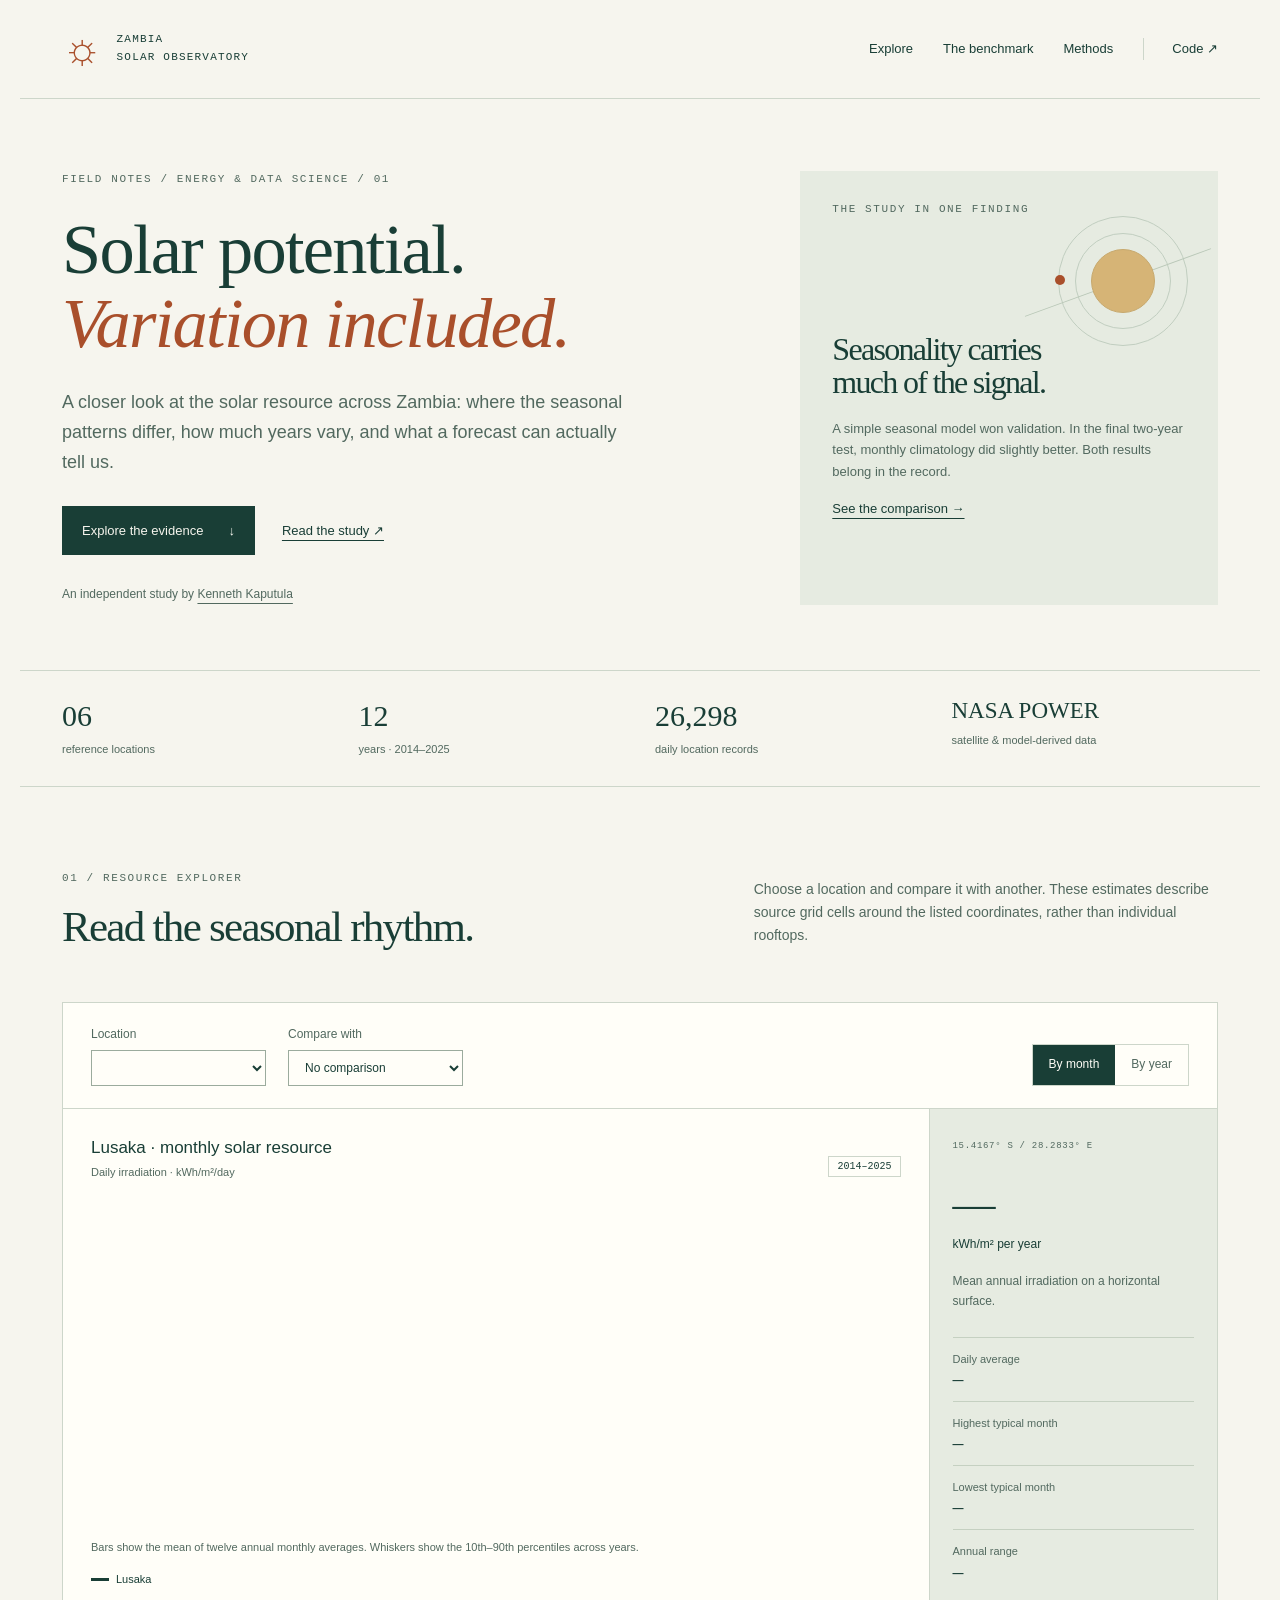
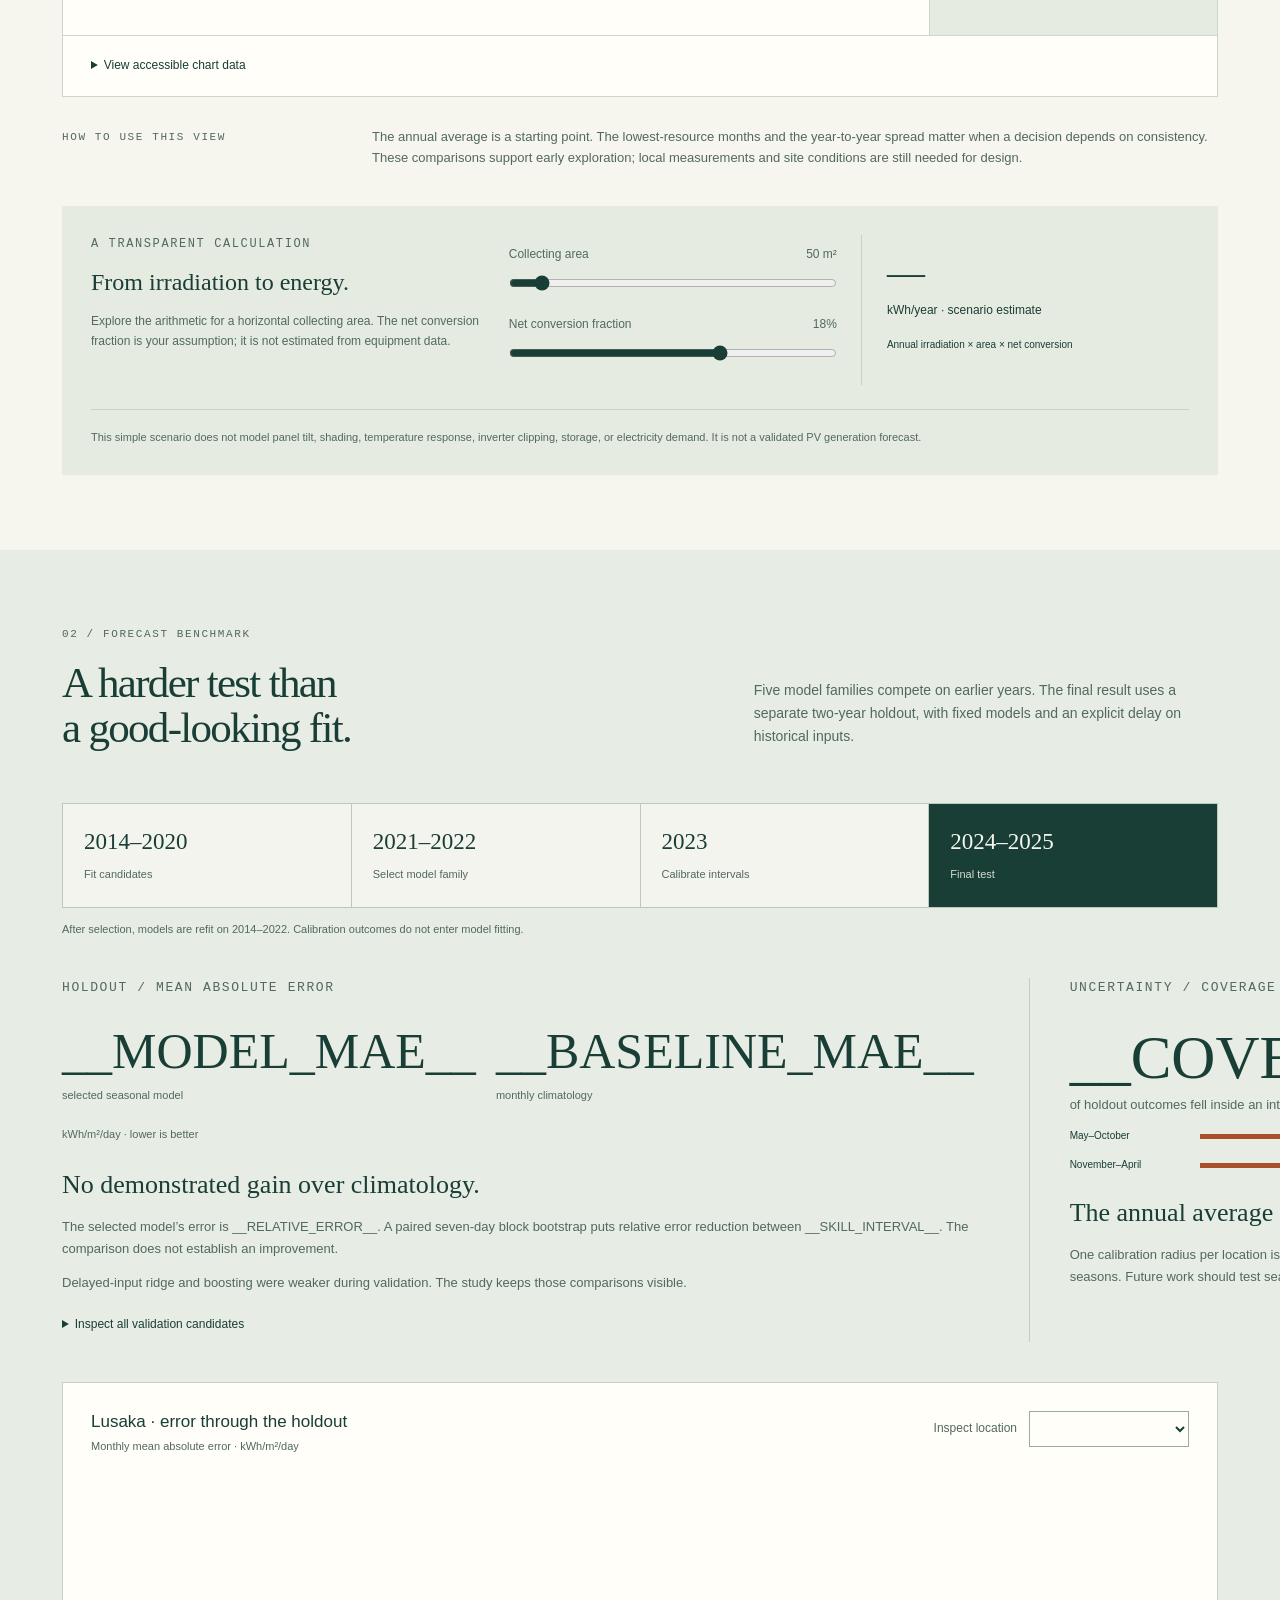
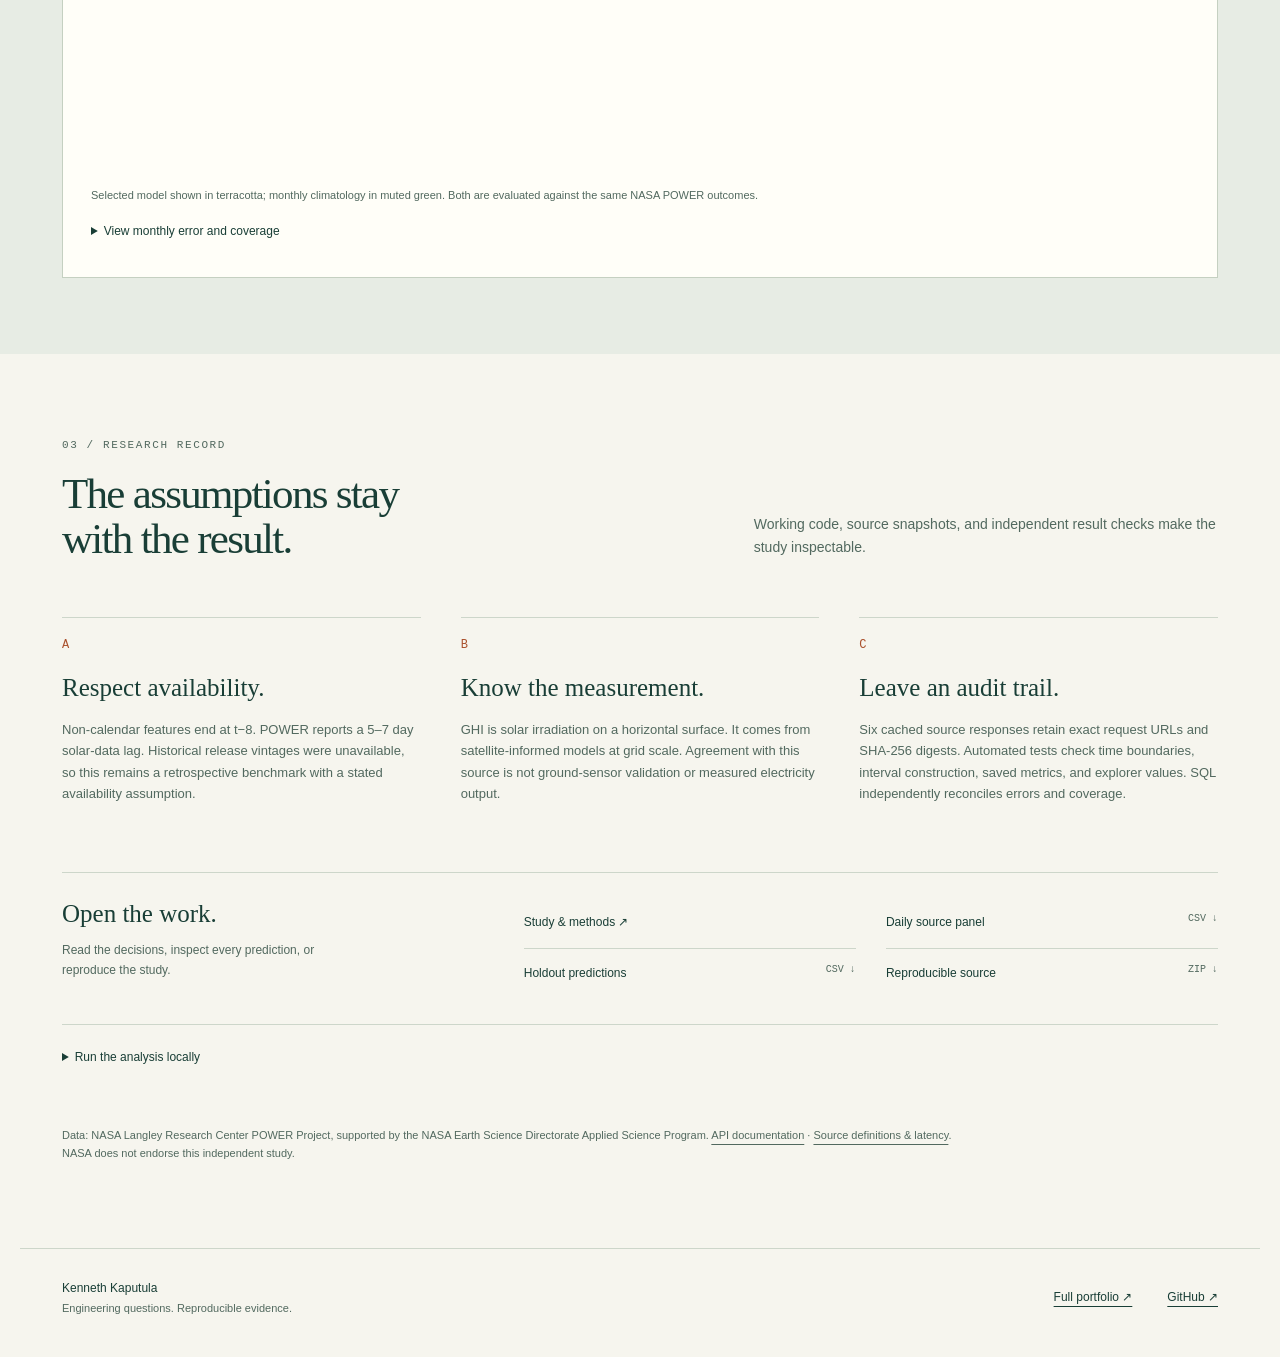
<file: website/index.html>
<!doctype html>
<html lang="en">
  <head>
    <meta charset="utf-8" />
    <meta name="viewport" content="width=device-width,initial-scale=1" />
    <title>Zambia Solar Resource Observatory · Kenneth Kaputula</title>
    <meta
      name="description"
      content="Explore twelve years of solar resource estimates across six Zambian locations. A reproducible study of seasonality, forecast error, and uncertainty."
    />
    <meta property="og:title" content="Zambia Solar Resource Observatory" />
    <meta
      property="og:description"
      content="Six locations. Twelve years. The resource, the variation, and the limits of a forecast."
    />
    <meta property="og:type" content="website" />
    <meta property="og:url" content="__ORIGIN__/" />
    <meta property="og:image" content="__ORIGIN__/reports/seasonality.png" />
    <link rel="canonical" href="__ORIGIN__/" />
    <link rel="icon" href="favicon.svg" type="image/svg+xml" />
    <link rel="stylesheet" href="styles.css" />
    <script defer src="app.js"></script>
  </head>
  <body>
    <a class="skip" href="#main">Skip to content</a>
    <header class="wrap masthead">
      <a class="brand" href="#"
        ><span class="sun" aria-hidden="true">☼</span
        ><span>ZAMBIA<br /><b>SOLAR OBSERVATORY</b></span></a
      >
      <nav aria-label="Main navigation">
        <a href="#explore">Explore</a><a href="#benchmark">The benchmark</a
        ><a href="#methods">Methods</a
        ><a
          class="nav-code"
          href="https://github.com/GovernorKaputula/zambia-solar-resource"
          >Code ↗</a
        >
      </nav>
    </header>
    <main id="main">
      <section class="wrap hero">
        <div>
          <p class="eyebrow">Field notes / Energy & data science / 01</p>
          <h1>Solar potential.<br /><em>Variation included.</em></h1>
          <p class="lead">
            A closer look at the solar resource across Zambia: where the
            seasonal patterns differ, how much years vary, and what a forecast
            can actually tell us.
          </p>
          <div class="hero-actions">
            <a class="button" href="#explore"
              >Explore the evidence <span aria-hidden="true">↓</span></a
            ><a
              class="text-link"
              href="https://github.com/GovernorKaputula/zambia-solar-resource/blob/main/reports/study.md"
              >Read the study ↗</a
            >
          </div>
          <p class="byline">
            An independent study by
            <a href="https://governorkaputula.github.io/data-science-portfolio/"
              >Kenneth Kaputula</a
            >
          </p>
        </div>
        <aside class="hero-note">
          <p class="eyebrow">The study in one finding</p>
          <div class="orbit" aria-hidden="true">
            <span></span><i></i><b></b>
          </div>
          <h2>Seasonality carries<br />much of the signal.</h2>
          <p>
            A simple seasonal model won validation. In the final two-year test,
            monthly climatology did slightly better. Both results belong in the
            record.
          </p>
          <a class="text-link" href="#benchmark">See the comparison →</a>
        </aside>
      </section>
      <div class="wrap stat-strip">
        <div><strong>06</strong><span>reference locations</span></div>
        <div><strong>12</strong><span>years · 2014–2025</span></div>
        <div><strong>26,298</strong><span>daily location records</span></div>
        <div>
          <strong>NASA POWER</strong><span>satellite & model-derived data</span>
        </div>
      </div>
      <section
        class="wrap section"
        id="explore"
        aria-labelledby="explore-title"
      >
        <div class="section-head">
          <div>
            <p class="eyebrow">01 / Resource explorer</p>
            <h2 id="explore-title">Read the seasonal rhythm.</h2>
          </div>
          <p>
            Choose a location and compare it with another. These estimates
            describe source grid cells around the listed coordinates, rather
            than individual rooftops.
          </p>
        </div>
        <div class="explorer">
          <div class="controls">
            <label
              >Location<select id="location">
                __OPTIONS__
              </select></label
            ><label
              >Compare with<select id="compare">
                <option value="">No comparison</option>
                __COMPARE_OPTIONS__
              </select></label
            >
            <div
              class="view-control"
              role="group"
              aria-label="Chart time scale"
            >
              <button data-view="monthly" aria-pressed="true">By month</button
              ><button data-view="annual" aria-pressed="false">By year</button>
            </div>
          </div>
          <div class="explorer-main">
            <div class="chart-panel">
              <div class="chart-heading">
                <div>
                  <h3 id="chart-title">Lusaka · monthly solar resource</h3>
                  <p id="chart-subtitle">Daily irradiation · kWh/m²/day</p>
                </div>
                <span class="period-tag">2014–2025</span>
              </div>
              <svg
                id="resource-chart"
                viewBox="0 0 800 330"
                role="img"
                aria-labelledby="chart-title chart-description"
              ></svg>
              <p class="caption" id="chart-description">
                Bars show the mean of twelve annual monthly averages. Whiskers
                show the 10th–90th percentiles across years.
              </p>
              <div class="legend">
                <span
                  ><i class="primary-swatch"></i
                  ><span id="legend-location">Lusaka</span></span
                ><span id="comparison-legend" hidden
                  ><i class="compare-swatch"></i
                  ><span id="legend-compare"></span
                ></span>
              </div>
            </div>
            <aside class="resource-summary" aria-live="polite">
              <p class="eyebrow" id="coordinate">15.4167° S / 28.2833° E</p>
              <p class="resource-number">
                <strong id="annual-resource">—</strong
                ><span>kWh/m² per year</span>
              </p>
              <p>Mean annual irradiation on a horizontal surface.</p>
              <dl>
                <div>
                  <dt>Daily average</dt>
                  <dd id="daily-resource">—</dd>
                </div>
                <div>
                  <dt>Highest typical month</dt>
                  <dd id="peak-month">—</dd>
                </div>
                <div>
                  <dt>Lowest typical month</dt>
                  <dd id="low-month">—</dd>
                </div>
                <div>
                  <dt>Annual range</dt>
                  <dd id="annual-range">—</dd>
                </div>
              </dl>
            </aside>
          </div>
          <details class="data-details">
            <summary>View accessible chart data</summary>
            <div class="table-scroll">
              <table id="resource-table">
                <caption id="resource-caption">
                  Monthly solar resource
                </caption>
                <thead></thead>
                <tbody></tbody>
              </table>
            </div>
          </details>
        </div>
        <div class="interpretation">
          <span class="eyebrow">How to use this view</span>
          <p>
            The annual average is a starting point. The lowest-resource months
            and the year-to-year spread matter when a decision depends on
            consistency. These comparisons support early exploration; local
            measurements and site conditions are still needed for design.
          </p>
        </div>
        <div class="scenario">
          <div>
            <p class="eyebrow">A transparent calculation</p>
            <h3>From irradiation to energy.</h3>
            <p>
              Explore the arithmetic for a horizontal collecting area. The net
              conversion fraction is your assumption; it is not estimated from
              equipment data.
            </p>
          </div>
          <div class="scenario-inputs">
            <label for="area"
              >Collecting area <output id="area-label">50 m²</output></label
            ><input
              type="range"
              id="area"
              min="10"
              max="500"
              step="10"
              value="50"
            /><label for="efficiency"
              >Net conversion fraction
              <output id="efficiency-label">18%</output></label
            ><input
              type="range"
              id="efficiency"
              min="5"
              max="25"
              step="1"
              value="18"
            />
          </div>
          <div class="scenario-output" aria-live="polite">
            <strong id="energy-output">—</strong
            ><span>kWh/year · scenario estimate</span
            ><small>Annual irradiation × area × net conversion</small>
          </div>
          <p class="scenario-note">
            This simple scenario does not model panel tilt, shading, temperature
            response, inverter clipping, storage, or electricity demand. It is
            not a validated PV generation forecast.
          </p>
        </div>
      </section>
      <section
        class="benchmark"
        id="benchmark"
        aria-labelledby="benchmark-title"
      >
        <div class="wrap">
          <div class="section-head">
            <div>
              <p class="eyebrow">02 / Forecast benchmark</p>
              <h2 id="benchmark-title">
                A harder test than<br />a good-looking fit.
              </h2>
            </div>
            <p>
              Five model families compete on earlier years. The final result
              uses a separate two-year holdout, with fixed models and an
              explicit delay on historical inputs.
            </p>
          </div>
          <div class="timeline" aria-label="Evaluation chronology">
            <div><strong>2014–2020</strong><span>Fit candidates</span></div>
            <div>
              <strong>2021–2022</strong><span>Select model family</span>
            </div>
            <div><strong>2023</strong><span>Calibrate intervals</span></div>
            <div><strong>2024–2025</strong><span>Final test</span></div>
          </div>
          <p class="small-note">
            After selection, models are refit on 2014–2022. Calibration outcomes
            do not enter model fitting.
          </p>
          <div class="benchmark-grid">
            <div class="finding">
              <p class="eyebrow">Holdout / Mean absolute error</p>
              <div class="metric-pair">
                <div>
                  <strong>__MODEL_MAE__</strong
                  ><span>selected seasonal model</span>
                </div>
                <div>
                  <strong>__BASELINE_MAE__</strong
                  ><span>monthly climatology</span>
                </div>
              </div>
              <p class="unit">kWh/m²/day · lower is better</p>
              <h3>No demonstrated gain over climatology.</h3>
              <p>
                The selected model’s error is __RELATIVE_ERROR__. A paired
                seven-day block bootstrap puts relative error reduction between
                __SKILL_INTERVAL__. The comparison does not establish an
                improvement.
              </p>
              <p>
                Delayed-input ridge and boosting were weaker during validation.
                The study keeps those comparisons visible.
              </p>
              <details>
                <summary>Inspect all validation candidates</summary>
                <div class="table-scroll">
                  <table>
                    <caption>
                      2021–2022 MAE · kWh/m²/day
                    </caption>
                    <thead>
                      <tr>
                        <th scope="col">Candidate</th>
                        <th scope="col">MAE</th>
                      </tr>
                    </thead>
                    <tbody>
                      __VALIDATION_ROWS__
                    </tbody>
                  </table>
                </div>
              </details>
            </div>
            <div class="finding coverage">
              <p class="eyebrow">Uncertainty / Coverage is measured</p>
              <strong class="coverage-number">__COVERAGE__%</strong>
              <p>
                of holdout outcomes fell inside an interval targeting 80%
                coverage.
              </p>
              <div class="coverage-row">
                <span>May–October</span>
                <div class="meter">
                  <i style="width: __DRY_COVERAGE__%"></i>
                </div>
                <b>__DRY_COVERAGE__%</b>
              </div>
              <div class="coverage-row">
                <span>November–April</span>
                <div class="meter">
                  <i style="width: __WET_COVERAGE__%"></i>
                </div>
                <b>__WET_COVERAGE__%</b>
              </div>
              <h3>The annual average hides a seasonal gap.</h3>
              <p>
                One calibration radius per location is too coarse to deliver
                consistent coverage across seasons. Future work should test
                seasonal calibration on a new evaluation period.
              </p>
            </div>
          </div>
          <div class="holdout-panel">
            <div class="chart-heading">
              <div>
                <h3 id="holdout-title">Lusaka · error through the holdout</h3>
                <p>Monthly mean absolute error · kWh/m²/day</p>
              </div>
              <label
                >Inspect location<select id="holdout-location">
                  __OPTIONS__
                </select></label
              >
            </div>
            <svg
              id="holdout-chart"
              viewBox="0 0 1000 280"
              role="img"
              aria-labelledby="holdout-title holdout-description"
            ></svg>
            <p class="caption" id="holdout-description">
              Selected model shown in terracotta; monthly climatology in muted
              green. Both are evaluated against the same NASA POWER outcomes.
            </p>
            <details>
              <summary>View monthly error and coverage</summary>
              <div class="table-scroll">
                <table id="holdout-table">
                  <caption>
                    Held-out monthly evaluation
                  </caption>
                  <thead>
                    <tr>
                      <th scope="col">Month</th>
                      <th scope="col">Model MAE</th>
                      <th scope="col">Climatology MAE</th>
                      <th scope="col">Coverage</th>
                    </tr>
                  </thead>
                  <tbody></tbody>
                </table>
              </div>
            </details>
          </div>
        </div>
      </section>
      <section
        class="wrap section"
        id="methods"
        aria-labelledby="methods-title"
      >
        <div class="section-head">
          <div>
            <p class="eyebrow">03 / Research record</p>
            <h2 id="methods-title">
              The assumptions stay<br />with the result.
            </h2>
          </div>
          <p>
            Working code, source snapshots, and independent result checks make
            the study inspectable.
          </p>
        </div>
        <div class="methods-grid">
          <article>
            <span class="method-index">A</span>
            <h3>Respect availability.</h3>
            <p>
              Non-calendar features end at t−8. POWER reports a 5–7 day
              solar-data lag. Historical release vintages were unavailable, so
              this remains a retrospective benchmark with a stated availability
              assumption.
            </p>
          </article>
          <article>
            <span class="method-index">B</span>
            <h3>Know the measurement.</h3>
            <p>
              GHI is solar irradiation on a horizontal surface. It comes from
              satellite-informed models at grid scale. Agreement with this
              source is not ground-sensor validation or measured electricity
              output.
            </p>
          </article>
          <article>
            <span class="method-index">C</span>
            <h3>Leave an audit trail.</h3>
            <p>
              Six cached source responses retain exact request URLs and SHA-256
              digests. Automated tests check time boundaries, interval
              construction, saved metrics, and explorer values. SQL
              independently reconciles errors and coverage.
            </p>
          </article>
        </div>
        <div class="downloads">
          <div>
            <h3>Open the work.</h3>
            <p>
              Read the decisions, inspect every prediction, or reproduce the
              study.
            </p>
          </div>
          <a
            href="https://github.com/GovernorKaputula/zambia-solar-resource/blob/main/reports/study.md"
            >Study & methods ↗</a
          ><a href="data/daily.csv" download
            >Daily source panel <span>CSV ↓</span></a
          ><a href="reports/holdout_predictions.csv" download
            >Holdout predictions <span>CSV ↓</span></a
          ><a href="downloads/source.zip" download
            >Reproducible source <span>ZIP ↓</span></a
          >
        </div>
        <details class="reproduce">
          <summary>Run the analysis locally</summary>
          <pre><code>python -m venv .venv
# Activate the environment, then:
python -m pip install -r requirements.txt
python -m src.analysis
python -m unittest discover -s tests -v
python scripts/sql_audit.py
python build.py</code></pre>
          <p>
            Python 3.12. Committed source snapshots make the standard run
            independent of the live API. The acquisition script is available for
            an explicit refresh.
          </p>
        </details>
        <p class="attribution">
          Data: NASA Langley Research Center POWER Project, supported by the
          NASA Earth Science Directorate Applied Science Program.
          <a
            href="https://power.larc.nasa.gov/docs/services/api/temporal/daily/"
            >API documentation</a
          >
          ·
          <a href="https://power.larc.nasa.gov/docs/faqs/data/"
            >Source definitions & latency</a
          >. NASA does not endorse this independent study.
        </p>
      </section>
    </main>
    <footer class="wrap footer">
      <div>
        <strong>Kenneth Kaputula</strong>
        <p>Engineering questions. Reproducible evidence.</p>
      </div>
      <a href="https://governorkaputula.github.io/data-science-portfolio/"
        >Full portfolio ↗</a
      ><a href="https://github.com/GovernorKaputula/zambia-solar-resource"
        >GitHub ↗</a
      >
    </footer>
    <script type="application/json" id="study-data">
      __STUDY_DATA__
    </script>
    <noscript
      ><p class="wrap note">
        The interactive explorer needs JavaScript. All results are available in
        the study, CSV downloads, and source archive linked above.
      </p></noscript
    >
  </body>
</html>
</file>
<file: docs/styles.css>
@charset "UTF-8";
:root {
  --paper: #f6f5ee;
  --ink: #193e36;
  --muted: #52695f;
  --line: #cdd6ca;
  --sage: #e6ebe1;
  --accent: #a94f2b;
  --white: #fffef8;
}
* {
  box-sizing: border-box;
}
html {
  scroll-behavior: smooth;
  scroll-padding-top: 20px;
}
body {
  margin: 0;
  background: var(--paper);
  color: var(--ink);
  font:
    16px/1.65 Arial,
    Helvetica,
    sans-serif;
}
a {
  color: inherit;
  text-underline-offset: 5px;
}
a:hover {
  text-decoration-thickness: 2px;
}
button,
input,
select {
  font: inherit;
}
button,
a,
input,
select,
summary {
  touch-action: manipulation;
}
button:focus-visible,
a:focus-visible,
select:focus-visible,
input:focus-visible,
summary:focus-visible {
  outline: 3px solid var(--accent);
  outline-offset: 4px;
}
.wrap {
  max-width: 1240px;
  margin: auto;
  padding: 0 42px;
}
.masthead {
  display: flex;
  justify-content: space-between;
  align-items: center;
  padding-top: 27px;
  padding-bottom: 27px;
  border-bottom: 1px solid var(--line);
  gap: 30px;
}
.brand {
  display: flex;
  align-items: center;
  gap: 13px;
  text-decoration: none;
  font: 11px/1.6 monospace;
  letter-spacing: 1.2px;
}
.brand b {
  font-weight: 500;
}
.sun {
  font:
    44px/1 Georgia,
    serif;
  color: var(--accent);
}
nav {
  display: flex;
  align-items: center;
  gap: 30px;
  font-size: 13px;
}
nav a {
  text-decoration: none;
}
.nav-code {
  border-left: 1px solid var(--line);
  padding-left: 28px;
}
.hero {
  display: grid;
  grid-template-columns: 1.6fr 1fr;
  gap: 70px;
  padding-top: 72px;
  padding-bottom: 65px;
}
.eyebrow {
  font: 11px/1.6 monospace;
  text-transform: uppercase;
  letter-spacing: 1.6px;
  color: var(--muted);
  margin: 0 0 24px;
}
h1,
h2,
h3,
p {
  margin-top: 0;
}
h1,
h2 {
  font-family: Georgia, "Times New Roman", serif;
  font-weight: 400;
  letter-spacing: -1.7px;
  line-height: 1.05;
}
h1 {
  font-size: clamp(50px, 5.5vw, 77px);
  margin-bottom: 28px;
}
h1 em {
  font-weight: 400;
  color: var(--accent);
}
h2 {
  font-size: 43px;
  margin-bottom: 18px;
}
h3 {
  font-family: Georgia, serif;
  font-weight: 400;
  font-size: 25px;
  line-height: 1.3;
  margin-bottom: 14px;
}
.lead {
  font-size: 18px;
  max-width: 570px;
  color: var(--muted);
}
.hero-actions {
  display: flex;
  align-items: center;
  gap: 27px;
  margin: 28px 0;
}
.button {
  display: inline-flex;
  justify-content: space-between;
  gap: 25px;
  align-items: center;
  background: var(--ink);
  color: var(--paper);
  padding: 14px 20px;
  text-decoration: none;
  font-size: 13px;
}
.text-link {
  font-size: 13px;
}
.byline {
  font-size: 12px;
  color: var(--muted);
  margin: 30px 0 0;
}
.hero-note {
  background: var(--sage);
  padding: 30px 32px;
  position: relative;
  overflow: hidden;
}
.hero-note h2 {
  font-size: 32px;
  margin-top: 114px;
}
.hero-note p:not(.eyebrow) {
  font-size: 13px;
  color: var(--muted);
}
.hero-note .eyebrow {
  position: relative;
  z-index: 1;
}
.orbit {
  position: absolute;
  top: 64px;
  right: 26px;
  width: 200px;
  height: 200px;
  border: 1px solid #c1cec0;
  border-radius: 50%;
}
.orbit:before,
.orbit:after {
  content: "";
  position: absolute;
  border: 1px solid #c1cec0;
  border-radius: 50%;
  inset: 25px;
}
.orbit:after {
  inset: 50px;
  background: #d6b476;
  border-color: #c7a96e;
}
.orbit span {
  position: absolute;
  left: -80px;
  right: -30px;
  top: 98px;
  height: 1px;
  background: #bbc9b9;
  transform: rotate(-20deg);
}
.orbit i {
  position: absolute;
  width: 10px;
  height: 10px;
  background: var(--accent);
  border-radius: 50%;
  left: -4px;
  top: 88px;
}
.stat-strip {
  display: grid;
  grid-template-columns: repeat(4, 1fr);
  border-top: 1px solid var(--line);
  border-bottom: 1px solid var(--line);
  padding-top: 25px;
  padding-bottom: 25px;
  gap: 30px;
}
.stat-strip strong {
  display: block;
  font:
    30px/1.3 Georgia,
    serif;
}
.stat-strip div:last-child strong {
  font-size: 23px;
}
.stat-strip span {
  font-size: 11px;
  color: var(--muted);
}
.section {
  padding-top: 83px;
  padding-bottom: 75px;
}
.section-head {
  display: grid;
  grid-template-columns: 1.35fr 1fr;
  gap: 65px;
  align-items: end;
  margin-bottom: 35px;
}
.section-head p:not(.eyebrow) {
  font-size: 14px;
  color: var(--muted);
  margin-bottom: 20px;
}
.section-head .eyebrow {
  margin-bottom: 16px;
}
.explorer {
  border: 1px solid var(--line);
  background: var(--white);
}
.controls {
  display: flex;
  align-items: end;
  gap: 22px;
  padding: 22px 28px;
  border-bottom: 1px solid var(--line);
}
label {
  display: block;
  font-size: 12px;
  color: var(--muted);
}
select {
  display: block;
  border: 1px solid #9bab9d;
  background: var(--white);
  padding: 9px 35px 9px 12px;
  min-width: 175px;
  border-radius: 0;
  color: var(--ink);
  margin-top: 5px;
}
.view-control {
  display: flex;
  margin-left: auto;
  border: 1px solid var(--line);
}
.view-control button {
  border: 0;
  background: transparent;
  padding: 10px 16px;
  cursor: pointer;
  color: var(--muted);
  font-size: 12px;
}
.view-control button[aria-pressed="true"] {
  background: var(--ink);
  color: var(--white);
}
.explorer-main {
  display: grid;
  grid-template-columns: 3fr 1fr;
}
.chart-panel {
  padding: 28px;
}
.chart-heading {
  display: flex;
  justify-content: space-between;
  align-items: center;
  gap: 20px;
}
.chart-heading h3 {
  font-family: Arial, sans-serif;
  font-size: 17px;
  font-weight: 500;
  margin-bottom: 4px;
}
.chart-heading p {
  font-size: 11px;
  color: var(--muted);
  margin-bottom: 15px;
}
.period-tag {
  font: 10px monospace;
  border: 1px solid var(--line);
  padding: 4px 8px;
  white-space: nowrap;
}
.chart-panel svg,
.holdout-panel svg {
  display: block;
  width: 100%;
  height: auto;
  overflow: visible;
}
.caption {
  font-size: 11px;
  line-height: 1.6;
  color: var(--muted);
  margin: 9px 0;
}
.legend {
  display: flex;
  gap: 20px;
  font-size: 11px;
  margin-top: 14px;
}
.legend > span {
  display: flex;
  align-items: center;
  gap: 7px;
}
.legend > span[hidden] {
  display: none;
}
.legend i {
  width: 18px;
  height: 3px;
  background: var(--ink);
  display: inline-block;
}
.legend .compare-swatch {
  background: var(--accent);
}
.resource-summary {
  padding: 30px 23px;
  background: var(--sage);
  border-left: 1px solid var(--line);
}
.resource-summary .eyebrow {
  font-size: 9px;
  letter-spacing: 0.7px;
  margin-bottom: 25px;
}
.resource-number strong {
  font:
    43px/1.2 Georgia,
    serif;
  display: block;
}
.resource-number span {
  font-size: 12px;
}
.resource-summary p:not(.eyebrow):not(.resource-number) {
  font-size: 12px;
  color: var(--muted);
}
dl {
  font-size: 11px;
  margin-top: 25px;
}
dl > div {
  border-top: 1px solid #c5d0c1;
  padding: 12px 0;
}
dt {
  color: var(--muted);
}
dd {
  margin: 3px 0 0;
  font-weight: 600;
}
.data-details {
  border-top: 1px solid var(--line);
  padding: 12px 28px;
}
.table-scroll {
  overflow-x: auto;
}
table {
  width: 100%;
  border-collapse: collapse;
  font-size: 12px;
  margin: 20px 0;
  text-align: left;
}
th,
td {
  padding: 9px 12px;
  border-bottom: 1px solid var(--line);
}
th {
  font-weight: 600;
}
caption {
  text-align: left;
  font-size: 11px;
  color: var(--muted);
  padding-bottom: 10px;
}
summary {
  cursor: pointer;
  font-size: 12px;
  padding: 8px 0;
}
.interpretation {
  display: grid;
  grid-template-columns: 1fr 3fr;
  gap: 28px;
  padding: 25px 0;
  margin-top: 4px;
}
.interpretation .eyebrow {
  margin-top: 3px;
}
.interpretation p {
  font-size: 13px;
  color: var(--muted);
}
.scenario {
  background: var(--sage);
  display: grid;
  grid-template-columns: 1.2fr 1fr 1fr;
  gap: 24px;
  padding: 29px;
}
.scenario .eyebrow {
  margin-bottom: 12px;
}
.scenario h3 {
  font-size: 24px;
}
.scenario p {
  font-size: 12px;
  color: var(--muted);
  margin: 0;
}
.scenario-inputs label {
  display: flex;
  justify-content: space-between;
  gap: 10px;
}
.scenario-inputs {
  padding-top: 10px;
}
.scenario-inputs input {
  width: 100%;
  accent-color: var(--ink);
  margin: 10px 0 24px;
}
.scenario-output {
  border-left: 1px solid #c6d2c2;
  padding: 15px 0 0 25px;
}
.scenario-output strong {
  display: block;
  font:
    38px/1.2 Georgia,
    serif;
}
.scenario-output span {
  font-size: 12px;
}
.scenario-output small {
  display: block;
  font-size: 10px;
  margin-top: 15px;
}
.scenario .scenario-note {
  grid-column: 1/-1;
  border-top: 1px solid #c6d2c2;
  padding-top: 18px;
  font-size: 11px;
}
.benchmark {
  background: #e7ece4;
  padding: 76px 0;
}
.timeline {
  display: grid;
  grid-template-columns: repeat(4, 1fr);
  gap: 1px;
  border: 1px solid #bdcabb;
  background: #bdcabb;
}
.timeline > div {
  background: #f2f4ed;
  padding: 21px;
}
.timeline strong {
  display: block;
  font:
    23px/1.5 Georgia,
    serif;
}
.timeline span {
  font-size: 11px;
  color: var(--muted);
}
.timeline > div:last-child {
  background: var(--ink);
  color: var(--paper);
}
.timeline > div:last-child span {
  color: #d5ddd3;
}
.small-note {
  font-size: 11px;
  color: var(--muted);
  margin: 12px 0 37px;
}
.benchmark-grid {
  display: grid;
  grid-template-columns: 1.1fr 1fr;
  gap: 55px;
  margin: 40px 0;
}
.finding .eyebrow {
  margin-bottom: 22px;
}
.finding p {
  font-size: 13px;
  color: var(--muted);
}
.finding h3 {
  font-size: 26px;
  margin-top: 23px;
}
.metric-pair {
  display: grid;
  grid-template-columns: 1fr 1fr;
  gap: 20px;
}
.metric-pair strong {
  display: block;
  font:
    50px/1.2 Georgia,
    serif;
}
.metric-pair span {
  font-size: 11px;
  color: var(--muted);
}
.unit {
  margin: 18px 0 25px;
  font-size: 11px !important;
}
.coverage {
  border-left: 1px solid #c1cdbd;
  padding-left: 40px;
}
.coverage-number {
  font:
    61px/1.2 Georgia,
    serif;
  font-weight: 400;
}
.coverage-row {
  display: grid;
  grid-template-columns: 120px 1fr 44px;
  gap: 10px;
  align-items: center;
  font-size: 10px;
  margin: 12px 0;
}
.coverage-row b {
  font-weight: 500;
  text-align: right;
}
.meter {
  height: 5px;
  background: #c5d1c1;
}
.meter i {
  display: block;
  background: var(--accent);
  height: 100%;
}
.holdout-panel {
  padding: 28px;
  background: var(--white);
  border: 1px solid #c5d0c1;
}
.holdout-panel .chart-heading {
  align-items: start;
}
.holdout-panel .chart-heading label {
  display: flex;
  align-items: center;
  gap: 12px;
}
.holdout-panel select {
  min-width: 160px;
  margin-top: 0;
}
.methods-grid {
  display: grid;
  grid-template-columns: repeat(3, 1fr);
  gap: 40px;
  margin: 38px 0 55px;
}
.methods-grid article {
  border-top: 1px solid var(--line);
  padding-top: 20px;
}
.method-index {
  display: block;
  font: 12px monospace;
  color: var(--accent);
  margin-bottom: 20px;
}
.methods-grid p {
  font-size: 13px;
  color: var(--muted);
}
.downloads {
  display: grid;
  grid-template-columns: 1.3fr 1fr 1fr;
  gap: 0 30px;
  border-top: 1px solid var(--line);
  border-bottom: 1px solid var(--line);
  padding: 25px 0;
}
.downloads > div {
  grid-row: span 2;
}
.downloads h3 {
  margin-bottom: 10px;
}
.downloads p {
  font-size: 12px;
  color: var(--muted);
  max-width: 260px;
}
.downloads > a {
  font-size: 12px;
  padding: 15px 0;
  text-decoration: none;
  border-bottom: 1px solid var(--line);
  display: flex;
  justify-content: space-between;
  gap: 10px;
}
.downloads > a:nth-last-child(-n + 2) {
  border-bottom: 0;
}
.downloads > a span {
  font: 10px monospace;
  color: var(--muted);
}
.reproduce {
  padding: 15px 0;
}
pre {
  overflow-x: auto;
  padding: 20px;
  background: var(--sage);
  font-size: 12px;
}
.reproduce p {
  font-size: 12px;
}
.attribution {
  font-size: 11px;
  color: var(--muted);
  max-width: 900px;
  margin-top: 35px;
}
.footer {
  border-top: 1px solid var(--line);
  padding-top: 30px;
  padding-bottom: 40px;
  display: flex;
  align-items: center;
  gap: 35px;
  font-size: 12px;
}
.footer > div {
  margin-right: auto;
}
.footer strong {
  font-weight: 500;
}
.footer p {
  font-size: 11px;
  color: var(--muted);
  margin-bottom: 0;
}
.skip {
  position: fixed;
  left: 15px;
  top: -60px;
  background: var(--ink);
  color: white;
  padding: 10px 20px;
  z-index: 10;
}
.skip:focus {
  top: 10px;
}
.note {
  padding: 20px;
}
svg text {
  font-family: Arial, sans-serif;
  fill: var(--muted);
  font-size: 11px;
}
@media (max-width: 1000px) {
  .wrap {
    padding-left: 28px;
    padding-right: 28px;
  }
  .hero {
    gap: 30px;
  }
  .hero-note {
    padding: 25px;
  }
  h1 {
    font-size: 59px;
  }
  .explorer-main {
    grid-template-columns: 2.5fr 1fr;
  }
  .resource-summary {
    padding: 25px 16px;
  }
  .controls {
    padding: 20px;
    gap: 14px;
  }
  .controls select {
    min-width: 150px;
  }
  .benchmark-grid {
    gap: 30px;
  }
  .coverage {
    padding-left: 27px;
  }
  .scenario {
    grid-template-columns: 1fr 1fr;
  }
  .scenario-output {
    grid-column: 1/-1;
    border-left: 0;
    border-top: 1px solid #c6d2c2;
    padding: 18px 0 0;
  }
  .scenario-output strong {
    display: inline;
    margin-right: 15px;
  }
}
@media (max-width: 700px) {
  .wrap {
    padding-left: 21px;
    padding-right: 21px;
  }
  .masthead {
    padding-top: 18px;
    padding-bottom: 18px;
    gap: 15px;
  }
  .brand {
    font-size: 9px;
    gap: 8px;
  }
  .sun {
    font-size: 31px;
  }
  nav {
    gap: 15px;
    font-size: 11px;
  }
  nav a:nth-child(2),
  nav a:nth-child(3) {
    display: none;
  }
  .nav-code {
    border: 0;
    padding: 0;
  }
  .hero {
    grid-template-columns: 1fr;
    padding-top: 43px;
    padding-bottom: 34px;
    gap: 30px;
  }
  h1 {
    font-size: 51px;
    letter-spacing: -1.8px;
  }
  .lead {
    font-size: 16px;
  }
  .hero-actions {
    gap: 20px;
    flex-wrap: wrap;
  }
  .hero-note {
    padding: 24px;
    min-height: 250px;
  }
  .hero-note h2 {
    margin-top: 34px;
    font-size: 29px;
    max-width: 250px;
  }
  .hero-note p:not(.eyebrow) {
    max-width: 350px;
  }
  .orbit {
    right: -26px;
    top: 22px;
    opacity: 0.5;
    width: 175px;
    height: 175px;
  }
  .hero-note > *:not(.orbit) {
    position: relative;
    z-index: 1;
  }
  .stat-strip {
    grid-template-columns: 1fr 1fr;
    gap: 22px;
  }
  .stat-strip strong {
    font-size: 27px;
  }
  .stat-strip div:last-child strong {
    font-size: 20px;
  }
  .section {
    padding-top: 51px;
    padding-bottom: 48px;
  }
  .section-head {
    grid-template-columns: 1fr;
    gap: 4px;
    margin-bottom: 22px;
  }
  h2 {
    font-size: 35px;
  }
  .section-head p:not(.eyebrow) {
    font-size: 13px;
  }
  .controls {
    flex-wrap: wrap;
    padding: 17px;
    gap: 14px;
  }
  .controls > label {
    flex: 1;
    min-width: 120px;
  }
  .controls select {
    width: 100%;
    min-width: 0;
    font-size: 13px;
    padding-right: 22px;
  }
  .view-control {
    margin-left: 0;
    width: 100%;
  }
  .view-control button {
    flex: 1;
  }
  .explorer-main {
    grid-template-columns: 1fr;
  }
  .chart-panel {
    padding: 20px 12px;
  }
  .chart-heading {
    gap: 9px;
  }
  .chart-heading h3 {
    font-size: 14px;
  }
  .chart-heading p {
    font-size: 10px;
  }
  .period-tag {
    font-size: 9px;
    padding: 4px;
  }
  .resource-summary {
    border-left: 0;
    border-top: 1px solid var(--line);
    padding: 20px;
  }
  .resource-summary .eyebrow {
    margin-bottom: 15px;
  }
  .resource-number {
    margin-bottom: 5px;
  }
  .resource-number strong {
    font-size: 37px;
  }
  .resource-summary dl {
    display: grid;
    grid-template-columns: 1fr 1fr;
    gap: 0 20px;
    margin-bottom: 0;
  }
  .data-details {
    padding: 8px 17px;
  }
  .interpretation {
    grid-template-columns: 1fr;
    gap: 0;
    padding-top: 23px;
  }
  .interpretation .eyebrow {
    margin-bottom: 12px;
  }
  .scenario {
    grid-template-columns: 1fr;
    padding: 23px;
    gap: 15px;
  }
  .scenario-output {
    grid-column: auto;
  }
  .scenario-output strong {
    display: block;
    margin: 0;
  }
  .scenario .scenario-note {
    grid-column: auto;
  }
  .timeline {
    grid-template-columns: 1fr 1fr;
  }
  .timeline > div {
    padding: 15px;
  }
  .timeline strong {
    font-size: 20px;
  }
  .benchmark {
    padding: 48px 0;
  }
  .benchmark-grid {
    grid-template-columns: 1fr;
    gap: 20px;
  }
  .coverage {
    border-left: 0;
    border-top: 1px solid #c1cdbd;
    padding: 25px 0 0;
  }
  .metric-pair strong {
    font-size: 46px;
  }
  .holdout-panel {
    padding: 18px 12px;
  }
  .holdout-panel .chart-heading {
    flex-direction: column;
    margin-bottom: 15px;
  }
  .holdout-panel .chart-heading label {
    width: 100%;
    justify-content: space-between;
  }
  .holdout-panel select {
    font-size: 13px;
  }
  .methods-grid {
    grid-template-columns: 1fr;
    gap: 20px;
  }
  .method-index {
    margin-bottom: 12px;
  }
  .methods-grid h3 {
    margin-bottom: 10px;
  }
  .downloads {
    grid-template-columns: 1fr;
  }
  .downloads > div {
    grid-row: auto;
  }
  .downloads > a:nth-last-child(-n + 2) {
    border-bottom: 1px solid var(--line);
  }
  .downloads > a:last-child {
    border-bottom: 0;
  }
  .footer {
    flex-wrap: wrap;
    gap: 15px 30px;
  }
  .footer > div {
    width: 100%;
    margin-bottom: 5px;
  }
}
@media (prefers-reduced-motion: reduce) {
  html {
    scroll-behavior: auto;
  }
}
.hero-note h2 {
  position: relative;
  z-index: 1;
}
.hero-note .orbit {
  width: 130px;
  height: 130px;
  top: 45px;
  right: 30px;
}
.hero-note .orbit span {
  top: 65px;
  left: -40px;
}
.hero-note .orbit i {
  top: 58px;
}
.hero-note .orbit:after {
  inset: 32px;
}
.hero-note .orbit:before {
  inset: 16px;
}
@media (max-width: 700px) {
  .hero-note .orbit {
    right: 18px;
    top: 17px;
    opacity: 0.3;
  }
}

@media (max-width: 700px) {
  svg text {
    font-size: 20px;
  }
}
</file>
<file: website/styles.css>
@charset "UTF-8";
:root {
  --paper: #f6f5ee;
  --ink: #193e36;
  --muted: #52695f;
  --line: #cdd6ca;
  --sage: #e6ebe1;
  --accent: #a94f2b;
  --white: #fffef8;
}
* {
  box-sizing: border-box;
}
html {
  scroll-behavior: smooth;
  scroll-padding-top: 20px;
}
body {
  margin: 0;
  background: var(--paper);
  color: var(--ink);
  font:
    16px/1.65 Arial,
    Helvetica,
    sans-serif;
}
a {
  color: inherit;
  text-underline-offset: 5px;
}
a:hover {
  text-decoration-thickness: 2px;
}
button,
input,
select {
  font: inherit;
}
button,
a,
input,
select,
summary {
  touch-action: manipulation;
}
button:focus-visible,
a:focus-visible,
select:focus-visible,
input:focus-visible,
summary:focus-visible {
  outline: 3px solid var(--accent);
  outline-offset: 4px;
}
.wrap {
  max-width: 1240px;
  margin: auto;
  padding: 0 42px;
}
.masthead {
  display: flex;
  justify-content: space-between;
  align-items: center;
  padding-top: 27px;
  padding-bottom: 27px;
  border-bottom: 1px solid var(--line);
  gap: 30px;
}
.brand {
  display: flex;
  align-items: center;
  gap: 13px;
  text-decoration: none;
  font: 11px/1.6 monospace;
  letter-spacing: 1.2px;
}
.brand b {
  font-weight: 500;
}
.sun {
  font:
    44px/1 Georgia,
    serif;
  color: var(--accent);
}
nav {
  display: flex;
  align-items: center;
  gap: 30px;
  font-size: 13px;
}
nav a {
  text-decoration: none;
}
.nav-code {
  border-left: 1px solid var(--line);
  padding-left: 28px;
}
.hero {
  display: grid;
  grid-template-columns: 1.6fr 1fr;
  gap: 70px;
  padding-top: 72px;
  padding-bottom: 65px;
}
.eyebrow {
  font: 11px/1.6 monospace;
  text-transform: uppercase;
  letter-spacing: 1.6px;
  color: var(--muted);
  margin: 0 0 24px;
}
h1,
h2,
h3,
p {
  margin-top: 0;
}
h1,
h2 {
  font-family: Georgia, "Times New Roman", serif;
  font-weight: 400;
  letter-spacing: -1.7px;
  line-height: 1.05;
}
h1 {
  font-size: clamp(50px, 5.5vw, 77px);
  margin-bottom: 28px;
}
h1 em {
  font-weight: 400;
  color: var(--accent);
}
h2 {
  font-size: 43px;
  margin-bottom: 18px;
}
h3 {
  font-family: Georgia, serif;
  font-weight: 400;
  font-size: 25px;
  line-height: 1.3;
  margin-bottom: 14px;
}
.lead {
  font-size: 18px;
  max-width: 570px;
  color: var(--muted);
}
.hero-actions {
  display: flex;
  align-items: center;
  gap: 27px;
  margin: 28px 0;
}
.button {
  display: inline-flex;
  justify-content: space-between;
  gap: 25px;
  align-items: center;
  background: var(--ink);
  color: var(--paper);
  padding: 14px 20px;
  text-decoration: none;
  font-size: 13px;
}
.text-link {
  font-size: 13px;
}
.byline {
  font-size: 12px;
  color: var(--muted);
  margin: 30px 0 0;
}
.hero-note {
  background: var(--sage);
  padding: 30px 32px;
  position: relative;
  overflow: hidden;
}
.hero-note h2 {
  font-size: 32px;
  margin-top: 114px;
}
.hero-note p:not(.eyebrow) {
  font-size: 13px;
  color: var(--muted);
}
.hero-note .eyebrow {
  position: relative;
  z-index: 1;
}
.orbit {
  position: absolute;
  top: 64px;
  right: 26px;
  width: 200px;
  height: 200px;
  border: 1px solid #c1cec0;
  border-radius: 50%;
}
.orbit:before,
.orbit:after {
  content: "";
  position: absolute;
  border: 1px solid #c1cec0;
  border-radius: 50%;
  inset: 25px;
}
.orbit:after {
  inset: 50px;
  background: #d6b476;
  border-color: #c7a96e;
}
.orbit span {
  position: absolute;
  left: -80px;
  right: -30px;
  top: 98px;
  height: 1px;
  background: #bbc9b9;
  transform: rotate(-20deg);
}
.orbit i {
  position: absolute;
  width: 10px;
  height: 10px;
  background: var(--accent);
  border-radius: 50%;
  left: -4px;
  top: 88px;
}
.stat-strip {
  display: grid;
  grid-template-columns: repeat(4, 1fr);
  border-top: 1px solid var(--line);
  border-bottom: 1px solid var(--line);
  padding-top: 25px;
  padding-bottom: 25px;
  gap: 30px;
}
.stat-strip strong {
  display: block;
  font:
    30px/1.3 Georgia,
    serif;
}
.stat-strip div:last-child strong {
  font-size: 23px;
}
.stat-strip span {
  font-size: 11px;
  color: var(--muted);
}
.section {
  padding-top: 83px;
  padding-bottom: 75px;
}
.section-head {
  display: grid;
  grid-template-columns: 1.35fr 1fr;
  gap: 65px;
  align-items: end;
  margin-bottom: 35px;
}
.section-head p:not(.eyebrow) {
  font-size: 14px;
  color: var(--muted);
  margin-bottom: 20px;
}
.section-head .eyebrow {
  margin-bottom: 16px;
}
.explorer {
  border: 1px solid var(--line);
  background: var(--white);
}
.controls {
  display: flex;
  align-items: end;
  gap: 22px;
  padding: 22px 28px;
  border-bottom: 1px solid var(--line);
}
label {
  display: block;
  font-size: 12px;
  color: var(--muted);
}
select {
  display: block;
  border: 1px solid #9bab9d;
  background: var(--white);
  padding: 9px 35px 9px 12px;
  min-width: 175px;
  border-radius: 0;
  color: var(--ink);
  margin-top: 5px;
}
.view-control {
  display: flex;
  margin-left: auto;
  border: 1px solid var(--line);
}
.view-control button {
  border: 0;
  background: transparent;
  padding: 10px 16px;
  cursor: pointer;
  color: var(--muted);
  font-size: 12px;
}
.view-control button[aria-pressed="true"] {
  background: var(--ink);
  color: var(--white);
}
.explorer-main {
  display: grid;
  grid-template-columns: 3fr 1fr;
}
.chart-panel {
  padding: 28px;
}
.chart-heading {
  display: flex;
  justify-content: space-between;
  align-items: center;
  gap: 20px;
}
.chart-heading h3 {
  font-family: Arial, sans-serif;
  font-size: 17px;
  font-weight: 500;
  margin-bottom: 4px;
}
.chart-heading p {
  font-size: 11px;
  color: var(--muted);
  margin-bottom: 15px;
}
.period-tag {
  font: 10px monospace;
  border: 1px solid var(--line);
  padding: 4px 8px;
  white-space: nowrap;
}
.chart-panel svg,
.holdout-panel svg {
  display: block;
  width: 100%;
  height: auto;
  overflow: visible;
}
.caption {
  font-size: 11px;
  line-height: 1.6;
  color: var(--muted);
  margin: 9px 0;
}
.legend {
  display: flex;
  gap: 20px;
  font-size: 11px;
  margin-top: 14px;
}
.legend > span {
  display: flex;
  align-items: center;
  gap: 7px;
}
.legend > span[hidden] {
  display: none;
}
.legend i {
  width: 18px;
  height: 3px;
  background: var(--ink);
  display: inline-block;
}
.legend .compare-swatch {
  background: var(--accent);
}
.resource-summary {
  padding: 30px 23px;
  background: var(--sage);
  border-left: 1px solid var(--line);
}
.resource-summary .eyebrow {
  font-size: 9px;
  letter-spacing: 0.7px;
  margin-bottom: 25px;
}
.resource-number strong {
  font:
    43px/1.2 Georgia,
    serif;
  display: block;
}
.resource-number span {
  font-size: 12px;
}
.resource-summary p:not(.eyebrow):not(.resource-number) {
  font-size: 12px;
  color: var(--muted);
}
dl {
  font-size: 11px;
  margin-top: 25px;
}
dl > div {
  border-top: 1px solid #c5d0c1;
  padding: 12px 0;
}
dt {
  color: var(--muted);
}
dd {
  margin: 3px 0 0;
  font-weight: 600;
}
.data-details {
  border-top: 1px solid var(--line);
  padding: 12px 28px;
}
.table-scroll {
  overflow-x: auto;
}
table {
  width: 100%;
  border-collapse: collapse;
  font-size: 12px;
  margin: 20px 0;
  text-align: left;
}
th,
td {
  padding: 9px 12px;
  border-bottom: 1px solid var(--line);
}
th {
  font-weight: 600;
}
caption {
  text-align: left;
  font-size: 11px;
  color: var(--muted);
  padding-bottom: 10px;
}
summary {
  cursor: pointer;
  font-size: 12px;
  padding: 8px 0;
}
.interpretation {
  display: grid;
  grid-template-columns: 1fr 3fr;
  gap: 28px;
  padding: 25px 0;
  margin-top: 4px;
}
.interpretation .eyebrow {
  margin-top: 3px;
}
.interpretation p {
  font-size: 13px;
  color: var(--muted);
}
.scenario {
  background: var(--sage);
  display: grid;
  grid-template-columns: 1.2fr 1fr 1fr;
  gap: 24px;
  padding: 29px;
}
.scenario .eyebrow {
  margin-bottom: 12px;
}
.scenario h3 {
  font-size: 24px;
}
.scenario p {
  font-size: 12px;
  color: var(--muted);
  margin: 0;
}
.scenario-inputs label {
  display: flex;
  justify-content: space-between;
  gap: 10px;
}
.scenario-inputs {
  padding-top: 10px;
}
.scenario-inputs input {
  width: 100%;
  accent-color: var(--ink);
  margin: 10px 0 24px;
}
.scenario-output {
  border-left: 1px solid #c6d2c2;
  padding: 15px 0 0 25px;
}
.scenario-output strong {
  display: block;
  font:
    38px/1.2 Georgia,
    serif;
}
.scenario-output span {
  font-size: 12px;
}
.scenario-output small {
  display: block;
  font-size: 10px;
  margin-top: 15px;
}
.scenario .scenario-note {
  grid-column: 1/-1;
  border-top: 1px solid #c6d2c2;
  padding-top: 18px;
  font-size: 11px;
}
.benchmark {
  background: #e7ece4;
  padding: 76px 0;
}
.timeline {
  display: grid;
  grid-template-columns: repeat(4, 1fr);
  gap: 1px;
  border: 1px solid #bdcabb;
  background: #bdcabb;
}
.timeline > div {
  background: #f2f4ed;
  padding: 21px;
}
.timeline strong {
  display: block;
  font:
    23px/1.5 Georgia,
    serif;
}
.timeline span {
  font-size: 11px;
  color: var(--muted);
}
.timeline > div:last-child {
  background: var(--ink);
  color: var(--paper);
}
.timeline > div:last-child span {
  color: #d5ddd3;
}
.small-note {
  font-size: 11px;
  color: var(--muted);
  margin: 12px 0 37px;
}
.benchmark-grid {
  display: grid;
  grid-template-columns: 1.1fr 1fr;
  gap: 55px;
  margin: 40px 0;
}
.finding .eyebrow {
  margin-bottom: 22px;
}
.finding p {
  font-size: 13px;
  color: var(--muted);
}
.finding h3 {
  font-size: 26px;
  margin-top: 23px;
}
.metric-pair {
  display: grid;
  grid-template-columns: 1fr 1fr;
  gap: 20px;
}
.metric-pair strong {
  display: block;
  font:
    50px/1.2 Georgia,
    serif;
}
.metric-pair span {
  font-size: 11px;
  color: var(--muted);
}
.unit {
  margin: 18px 0 25px;
  font-size: 11px !important;
}
.coverage {
  border-left: 1px solid #c1cdbd;
  padding-left: 40px;
}
.coverage-number {
  font:
    61px/1.2 Georgia,
    serif;
  font-weight: 400;
}
.coverage-row {
  display: grid;
  grid-template-columns: 120px 1fr 44px;
  gap: 10px;
  align-items: center;
  font-size: 10px;
  margin: 12px 0;
}
.coverage-row b {
  font-weight: 500;
  text-align: right;
}
.meter {
  height: 5px;
  background: #c5d1c1;
}
.meter i {
  display: block;
  background: var(--accent);
  height: 100%;
}
.holdout-panel {
  padding: 28px;
  background: var(--white);
  border: 1px solid #c5d0c1;
}
.holdout-panel .chart-heading {
  align-items: start;
}
.holdout-panel .chart-heading label {
  display: flex;
  align-items: center;
  gap: 12px;
}
.holdout-panel select {
  min-width: 160px;
  margin-top: 0;
}
.methods-grid {
  display: grid;
  grid-template-columns: repeat(3, 1fr);
  gap: 40px;
  margin: 38px 0 55px;
}
.methods-grid article {
  border-top: 1px solid var(--line);
  padding-top: 20px;
}
.method-index {
  display: block;
  font: 12px monospace;
  color: var(--accent);
  margin-bottom: 20px;
}
.methods-grid p {
  font-size: 13px;
  color: var(--muted);
}
.downloads {
  display: grid;
  grid-template-columns: 1.3fr 1fr 1fr;
  gap: 0 30px;
  border-top: 1px solid var(--line);
  border-bottom: 1px solid var(--line);
  padding: 25px 0;
}
.downloads > div {
  grid-row: span 2;
}
.downloads h3 {
  margin-bottom: 10px;
}
.downloads p {
  font-size: 12px;
  color: var(--muted);
  max-width: 260px;
}
.downloads > a {
  font-size: 12px;
  padding: 15px 0;
  text-decoration: none;
  border-bottom: 1px solid var(--line);
  display: flex;
  justify-content: space-between;
  gap: 10px;
}
.downloads > a:nth-last-child(-n + 2) {
  border-bottom: 0;
}
.downloads > a span {
  font: 10px monospace;
  color: var(--muted);
}
.reproduce {
  padding: 15px 0;
}
pre {
  overflow-x: auto;
  padding: 20px;
  background: var(--sage);
  font-size: 12px;
}
.reproduce p {
  font-size: 12px;
}
.attribution {
  font-size: 11px;
  color: var(--muted);
  max-width: 900px;
  margin-top: 35px;
}
.footer {
  border-top: 1px solid var(--line);
  padding-top: 30px;
  padding-bottom: 40px;
  display: flex;
  align-items: center;
  gap: 35px;
  font-size: 12px;
}
.footer > div {
  margin-right: auto;
}
.footer strong {
  font-weight: 500;
}
.footer p {
  font-size: 11px;
  color: var(--muted);
  margin-bottom: 0;
}
.skip {
  position: fixed;
  left: 15px;
  top: -60px;
  background: var(--ink);
  color: white;
  padding: 10px 20px;
  z-index: 10;
}
.skip:focus {
  top: 10px;
}
.note {
  padding: 20px;
}
svg text {
  font-family: Arial, sans-serif;
  fill: var(--muted);
  font-size: 11px;
}
@media (max-width: 1000px) {
  .wrap {
    padding-left: 28px;
    padding-right: 28px;
  }
  .hero {
    gap: 30px;
  }
  .hero-note {
    padding: 25px;
  }
  h1 {
    font-size: 59px;
  }
  .explorer-main {
    grid-template-columns: 2.5fr 1fr;
  }
  .resource-summary {
    padding: 25px 16px;
  }
  .controls {
    padding: 20px;
    gap: 14px;
  }
  .controls select {
    min-width: 150px;
  }
  .benchmark-grid {
    gap: 30px;
  }
  .coverage {
    padding-left: 27px;
  }
  .scenario {
    grid-template-columns: 1fr 1fr;
  }
  .scenario-output {
    grid-column: 1/-1;
    border-left: 0;
    border-top: 1px solid #c6d2c2;
    padding: 18px 0 0;
  }
  .scenario-output strong {
    display: inline;
    margin-right: 15px;
  }
}
@media (max-width: 700px) {
  .wrap {
    padding-left: 21px;
    padding-right: 21px;
  }
  .masthead {
    padding-top: 18px;
    padding-bottom: 18px;
    gap: 15px;
  }
  .brand {
    font-size: 9px;
    gap: 8px;
  }
  .sun {
    font-size: 31px;
  }
  nav {
    gap: 15px;
    font-size: 11px;
  }
  nav a:nth-child(2),
  nav a:nth-child(3) {
    display: none;
  }
  .nav-code {
    border: 0;
    padding: 0;
  }
  .hero {
    grid-template-columns: 1fr;
    padding-top: 43px;
    padding-bottom: 34px;
    gap: 30px;
  }
  h1 {
    font-size: 51px;
    letter-spacing: -1.8px;
  }
  .lead {
    font-size: 16px;
  }
  .hero-actions {
    gap: 20px;
    flex-wrap: wrap;
  }
  .hero-note {
    padding: 24px;
    min-height: 250px;
  }
  .hero-note h2 {
    margin-top: 34px;
    font-size: 29px;
    max-width: 250px;
  }
  .hero-note p:not(.eyebrow) {
    max-width: 350px;
  }
  .orbit {
    right: -26px;
    top: 22px;
    opacity: 0.5;
    width: 175px;
    height: 175px;
  }
  .hero-note > *:not(.orbit) {
    position: relative;
    z-index: 1;
  }
  .stat-strip {
    grid-template-columns: 1fr 1fr;
    gap: 22px;
  }
  .stat-strip strong {
    font-size: 27px;
  }
  .stat-strip div:last-child strong {
    font-size: 20px;
  }
  .section {
    padding-top: 51px;
    padding-bottom: 48px;
  }
  .section-head {
    grid-template-columns: 1fr;
    gap: 4px;
    margin-bottom: 22px;
  }
  h2 {
    font-size: 35px;
  }
  .section-head p:not(.eyebrow) {
    font-size: 13px;
  }
  .controls {
    flex-wrap: wrap;
    padding: 17px;
    gap: 14px;
  }
  .controls > label {
    flex: 1;
    min-width: 120px;
  }
  .controls select {
    width: 100%;
    min-width: 0;
    font-size: 13px;
    padding-right: 22px;
  }
  .view-control {
    margin-left: 0;
    width: 100%;
  }
  .view-control button {
    flex: 1;
  }
  .explorer-main {
    grid-template-columns: 1fr;
  }
  .chart-panel {
    padding: 20px 12px;
  }
  .chart-heading {
    gap: 9px;
  }
  .chart-heading h3 {
    font-size: 14px;
  }
  .chart-heading p {
    font-size: 10px;
  }
  .period-tag {
    font-size: 9px;
    padding: 4px;
  }
  .resource-summary {
    border-left: 0;
    border-top: 1px solid var(--line);
    padding: 20px;
  }
  .resource-summary .eyebrow {
    margin-bottom: 15px;
  }
  .resource-number {
    margin-bottom: 5px;
  }
  .resource-number strong {
    font-size: 37px;
  }
  .resource-summary dl {
    display: grid;
    grid-template-columns: 1fr 1fr;
    gap: 0 20px;
    margin-bottom: 0;
  }
  .data-details {
    padding: 8px 17px;
  }
  .interpretation {
    grid-template-columns: 1fr;
    gap: 0;
    padding-top: 23px;
  }
  .interpretation .eyebrow {
    margin-bottom: 12px;
  }
  .scenario {
    grid-template-columns: 1fr;
    padding: 23px;
    gap: 15px;
  }
  .scenario-output {
    grid-column: auto;
  }
  .scenario-output strong {
    display: block;
    margin: 0;
  }
  .scenario .scenario-note {
    grid-column: auto;
  }
  .timeline {
    grid-template-columns: 1fr 1fr;
  }
  .timeline > div {
    padding: 15px;
  }
  .timeline strong {
    font-size: 20px;
  }
  .benchmark {
    padding: 48px 0;
  }
  .benchmark-grid {
    grid-template-columns: 1fr;
    gap: 20px;
  }
  .coverage {
    border-left: 0;
    border-top: 1px solid #c1cdbd;
    padding: 25px 0 0;
  }
  .metric-pair strong {
    font-size: 46px;
  }
  .holdout-panel {
    padding: 18px 12px;
  }
  .holdout-panel .chart-heading {
    flex-direction: column;
    margin-bottom: 15px;
  }
  .holdout-panel .chart-heading label {
    width: 100%;
    justify-content: space-between;
  }
  .holdout-panel select {
    font-size: 13px;
  }
  .methods-grid {
    grid-template-columns: 1fr;
    gap: 20px;
  }
  .method-index {
    margin-bottom: 12px;
  }
  .methods-grid h3 {
    margin-bottom: 10px;
  }
  .downloads {
    grid-template-columns: 1fr;
  }
  .downloads > div {
    grid-row: auto;
  }
  .downloads > a:nth-last-child(-n + 2) {
    border-bottom: 1px solid var(--line);
  }
  .downloads > a:last-child {
    border-bottom: 0;
  }
  .footer {
    flex-wrap: wrap;
    gap: 15px 30px;
  }
  .footer > div {
    width: 100%;
    margin-bottom: 5px;
  }
}
@media (prefers-reduced-motion: reduce) {
  html {
    scroll-behavior: auto;
  }
}
.hero-note h2 {
  position: relative;
  z-index: 1;
}
.hero-note .orbit {
  width: 130px;
  height: 130px;
  top: 45px;
  right: 30px;
}
.hero-note .orbit span {
  top: 65px;
  left: -40px;
}
.hero-note .orbit i {
  top: 58px;
}
.hero-note .orbit:after {
  inset: 32px;
}
.hero-note .orbit:before {
  inset: 16px;
}
@media (max-width: 700px) {
  .hero-note .orbit {
    right: 18px;
    top: 17px;
    opacity: 0.3;
  }
}

@media (max-width: 700px) {
  svg text {
    font-size: 20px;
  }
}
</file>
